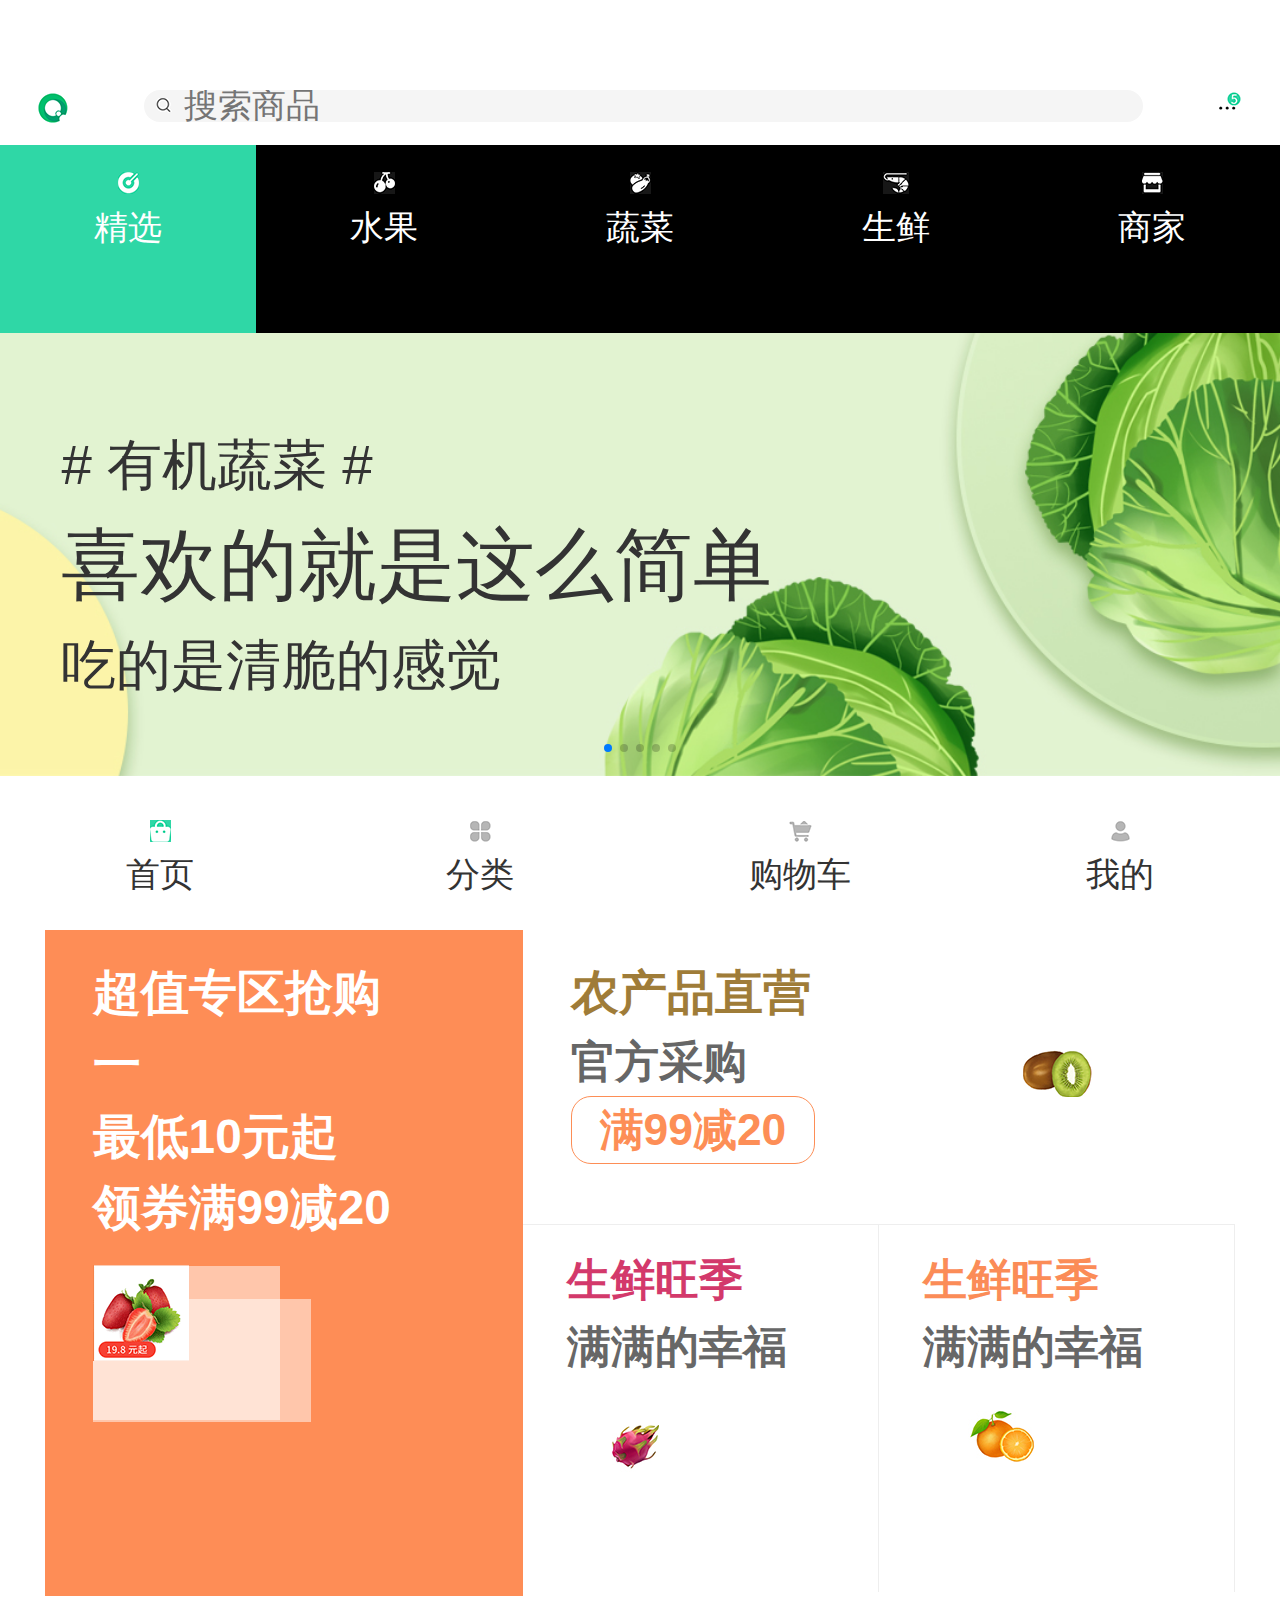
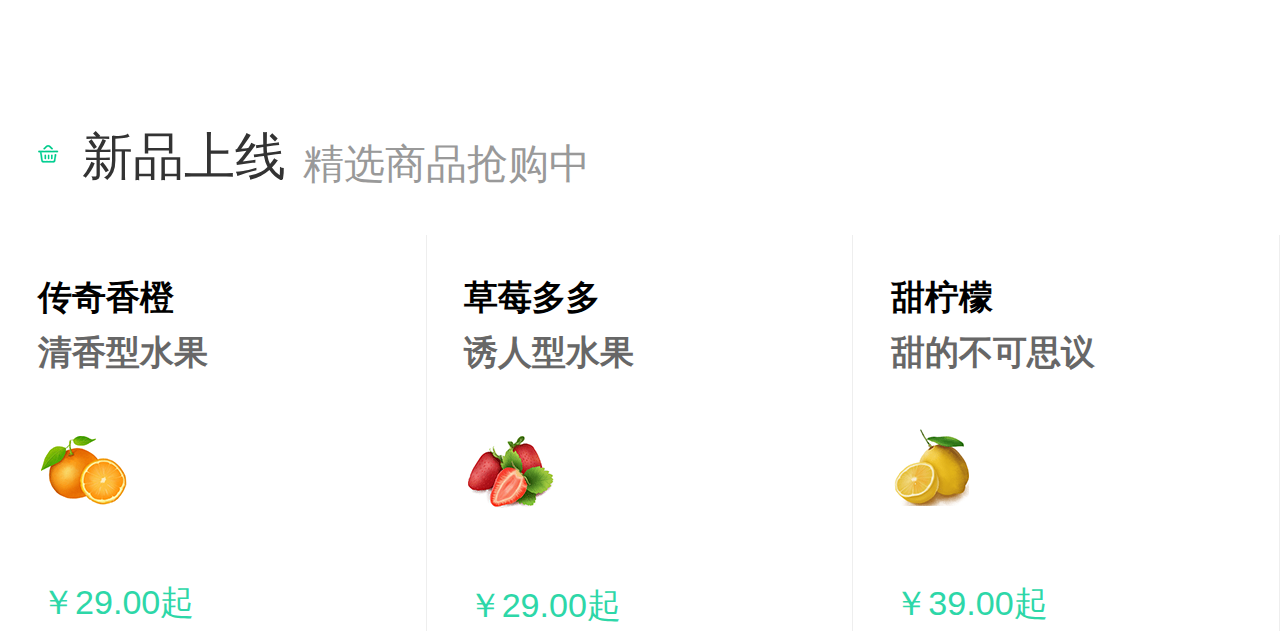
<file: index.html>
<!DOCTYPE html>
<html>

	<head>
		<meta charset="utf-8" />
		<title></title>
		<meta name="viewport" content="width=device-width,initial-scale=1,minimum-scale=1,maximum-scale=1,user-scalable=no" />
		<link rel="stylesheet" type="text/css" href="css/swiper.min.css" />
		<link rel="stylesheet" type="text/css" href="css/reset.css" />
		<link rel="stylesheet" type="text/css" href="css/index.css"/>
	</head>

	<body>
		<div class="box_box">
			<div class="top">
				<p></p>
			</div>
			<div class="one">
				<ul>
					<li><img src="img/shouye03.gif" /></li>
					<li><img src="img/fangdajing03.gif" /><input type="" placeholder="搜索商品" /></li>
					<li><img src="img/shouyefuben03.gif" /></li>
				</ul>
			</div>
			<div class="two">
				<ul>
					<li><img src="img/_03_03.gif" /></li>
					<li>精选</li>
				</ul>
				<ul>
					<li><img src="img/_03_05.gif" /></li>
					<li>水果</li>
				</ul>
				<ul>
					<li><img src="img/_03_07.gif" /></li>
					<li>蔬菜</li>
				</ul>
				<ul>
					<li><img src="img/_03_09.gif" /></li>
					<li>生鲜</li>
				</ul>
				<ul>
					<li><img src="img/_03_11.gif" /></li>
					<li><a href="index6.html">商家</a></li>
				</ul>
			</div>
			<div class="three">
				<div class="swiper-container">
					<div class="swiper-wrapper">
						<div class="swiper-slide"><img src="img/banner.jpg" /></div>
						<div class="swiper-slide"><img src="img/banner.jpg" /></div>
						<div class="swiper-slide"><img src="img/banner.jpg" /></div>
						<div class="swiper-slide"><img src="img/banner.jpg" /></div>
						<div class="swiper-slide"><img src="img/banner.jpg" /></div>
					</div>
					<div class="swiper-pagination"></div>
				</div>
				<ul class="three1">
					<li># 有机蔬菜 #</li>
					<li>喜欢的就是这么简单</li>
					<li>吃的是清脆的感觉</li>
				</ul>
			</div>
			<div class="fore">
				<ul>
					<li>
						<p><img src="img/xiaohuo_03.jpg" /></p>
						<p>今日推荐</p>
						<p>精选商品抢购中</p>
					</li>
				</ul>
			</div>
			<div class="five">
				<div class="left">
					<ul>
						<li>
							<p>超值专区抢购</p>
							<p>一</p>
							<p>最低10元起</p>
							<p>领券满99减20</p>
						</li>
						<li>
							<p class="p1"><img src="img/1111_03.gif" /></p>
							<p class="P2"></p>
							<p class="P3"></p>
						</li>
					</ul>
				</div>
				<div class="right">
					<ul>
						<li class="one1">
							<p>农产品直营</p>
							<p>官方采购</p>
							<p>满99减20</p>

						</li>
						<li class="two1">
							<p><img src="img/mihot_03.jpg" /></p>
						</li>

					</ul>
					<ul class="three1">
						<li class="three2">
							<p>生鲜旺季</p>
							<p>满满的幸福</p>
							<p><img src="img/2222_13.jpg" /></p>
						</li>
						<li class="three3">
							<p>生鲜旺季</p>
							<p>满满的幸福</p>
							<p><img src="img/juz_03.jpg" /></p>
						</li>
					</ul>
				</div>
			</div>
			<div class="six">
				<ul>
					<li>
						<p><img src="img/12_03.gif" /></p>
						<p><a href="index5.html">新品上线</a></p>
						<p>精选商品抢购中</p>
					</li>
				</ul>
			</div>
			<div class="seven">
				<ul>
					<li class="on">
						<p>传奇香橙</p>
						<p>清香型水果</p>
						<p><img src="img/ju_07.gif" /></p>
						<p>￥29.00起</p>
					</li>
					<li class="tw">
						<p>草莓多多</p>
						<p>诱人型水果</p>
						<p><img src="img/caom_07.gif" /></p>
						<p>￥29.00起</p>
					</li>
					<li class="th">
						<p>甜柠檬</p>
						<p>甜的不可思议</p>
						<p><img src="img/nmeng_07.gif" /></p>
						<p>￥39.00起</p>
					</li>
				</ul>
			</div>
			<div class="bottom">
				<ul>
					<li>
						<p><img src="img/shouyye03.gif"/></p>
						<p>首页</p>
					</li>
					<li>
						<a href="index3.html">
							<p><img src="img/fenlei_03.gif"/></p>
							<p>分类</p>
						</a>
					</li>
					<li>
						<a href="index4.html">
							<p><img src="img/gouw_03.gif"/></p>
							<p>购物车</p>
						</a>
					</li>
					<li>
						<a href="index1.html">
							<p><img src="img/wde_03.gif"/></p>
							<p>我的 </p>
						</a>
					</li>
				</ul>
			</div>
		</div>
	</body>
	<script src="js/jquery-1.11.1.min.js" type="text/javascript" charset="utf-8"></script>
	<script src="js/swiper.min.js" type="text/javascript" charset="utf-8"></script>
	<script src="js/zepto.js" type="text/javascript" charset="utf-8"></script>
	<script src="js/rem.js" type="text/javascript" charset="utf-8"></script>
	<script type="text/javascript">
		var swiper = new Swiper('.swiper-container', {
			autoplay: {
				delay: 1000,
				stopOnLastSlide: false,
				disableOnInteraction: true,
			},
			loop: true,
			pagination: {
				el: '.swiper-pagination',
			},
		});
	</script>

</html>
</file>
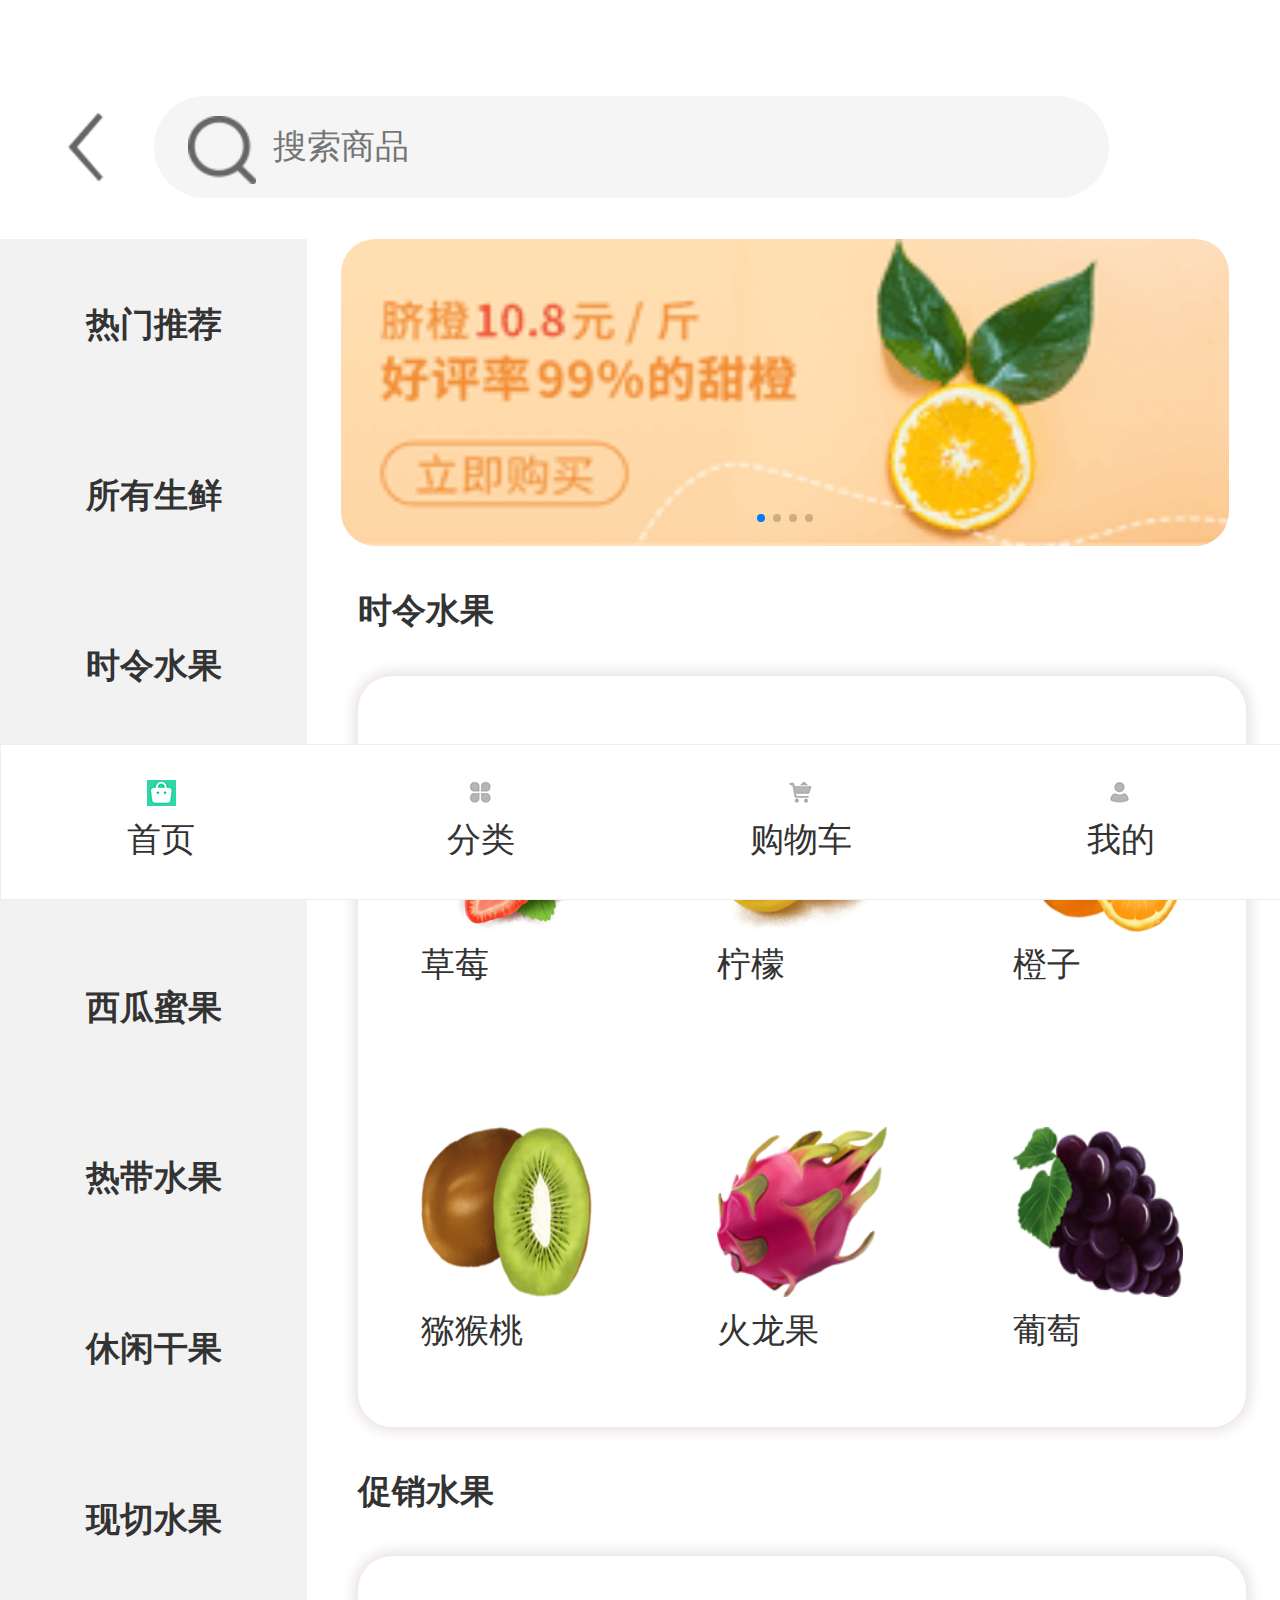
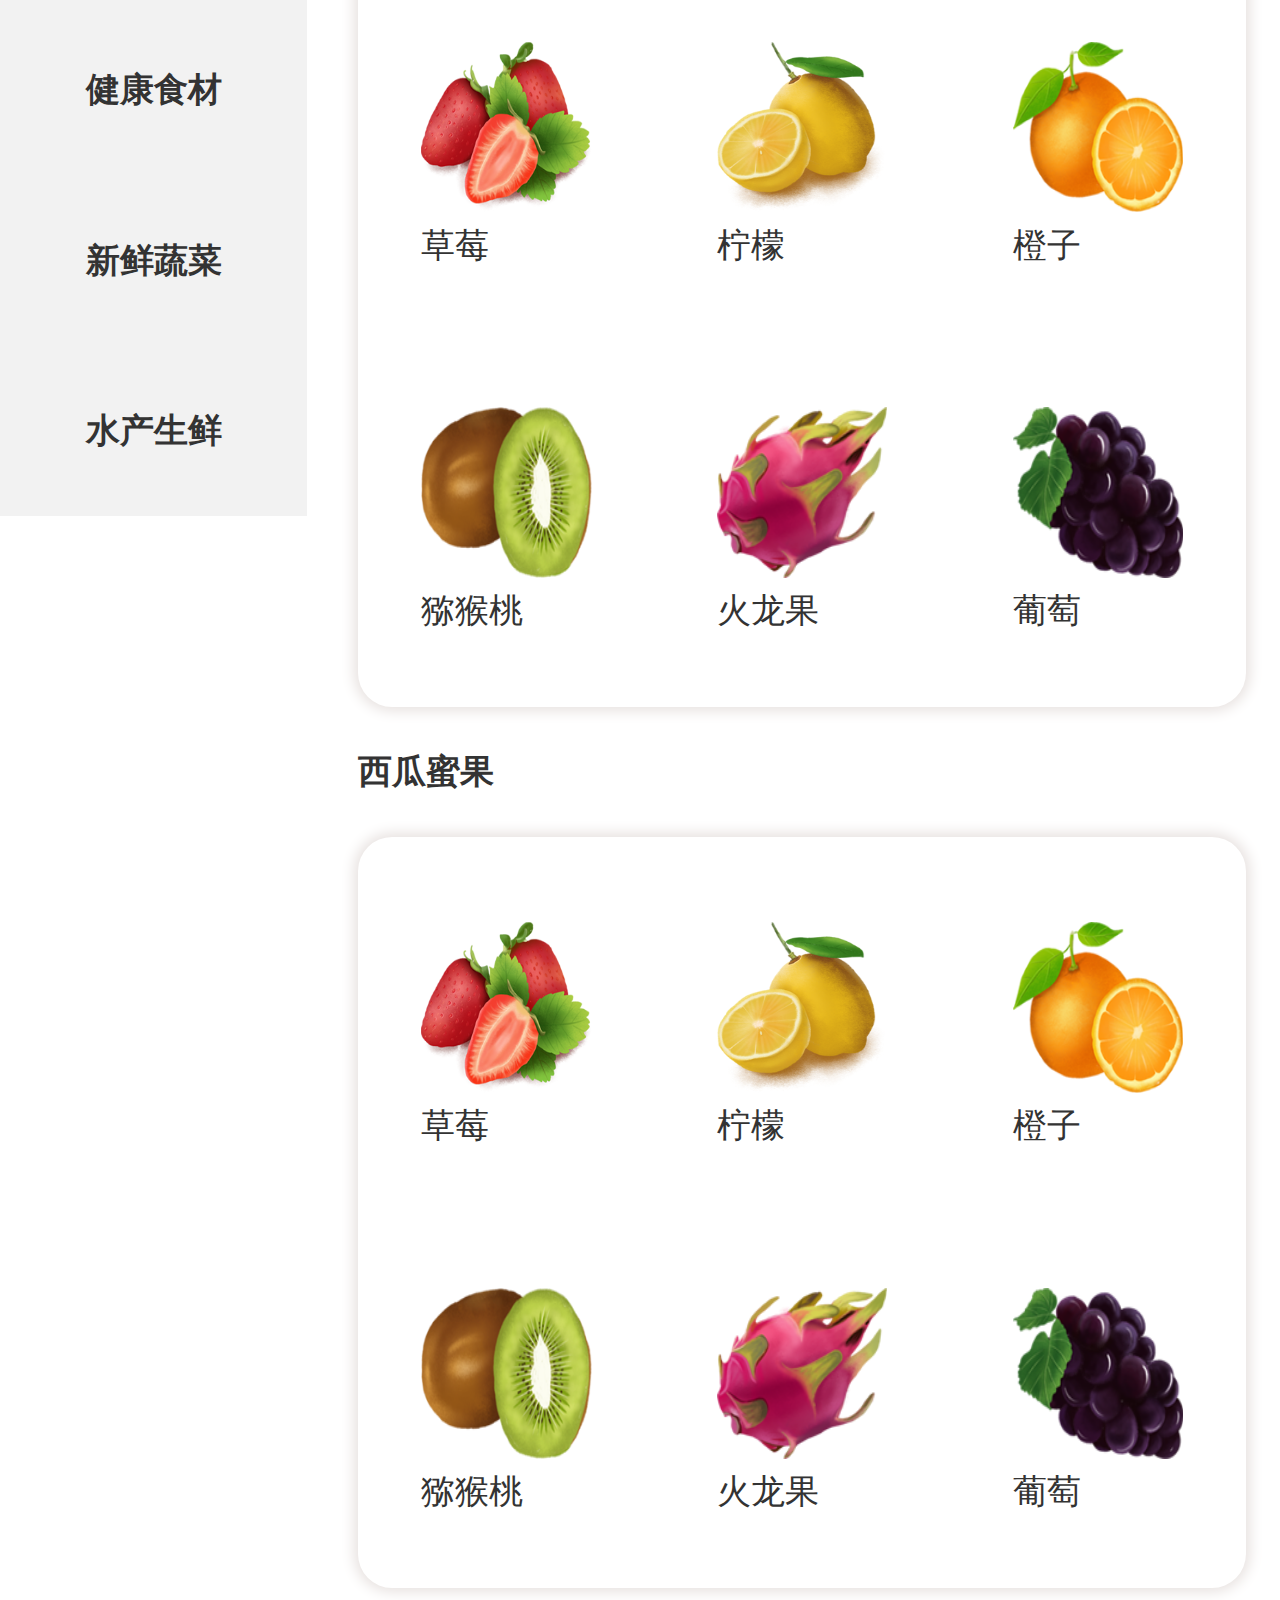
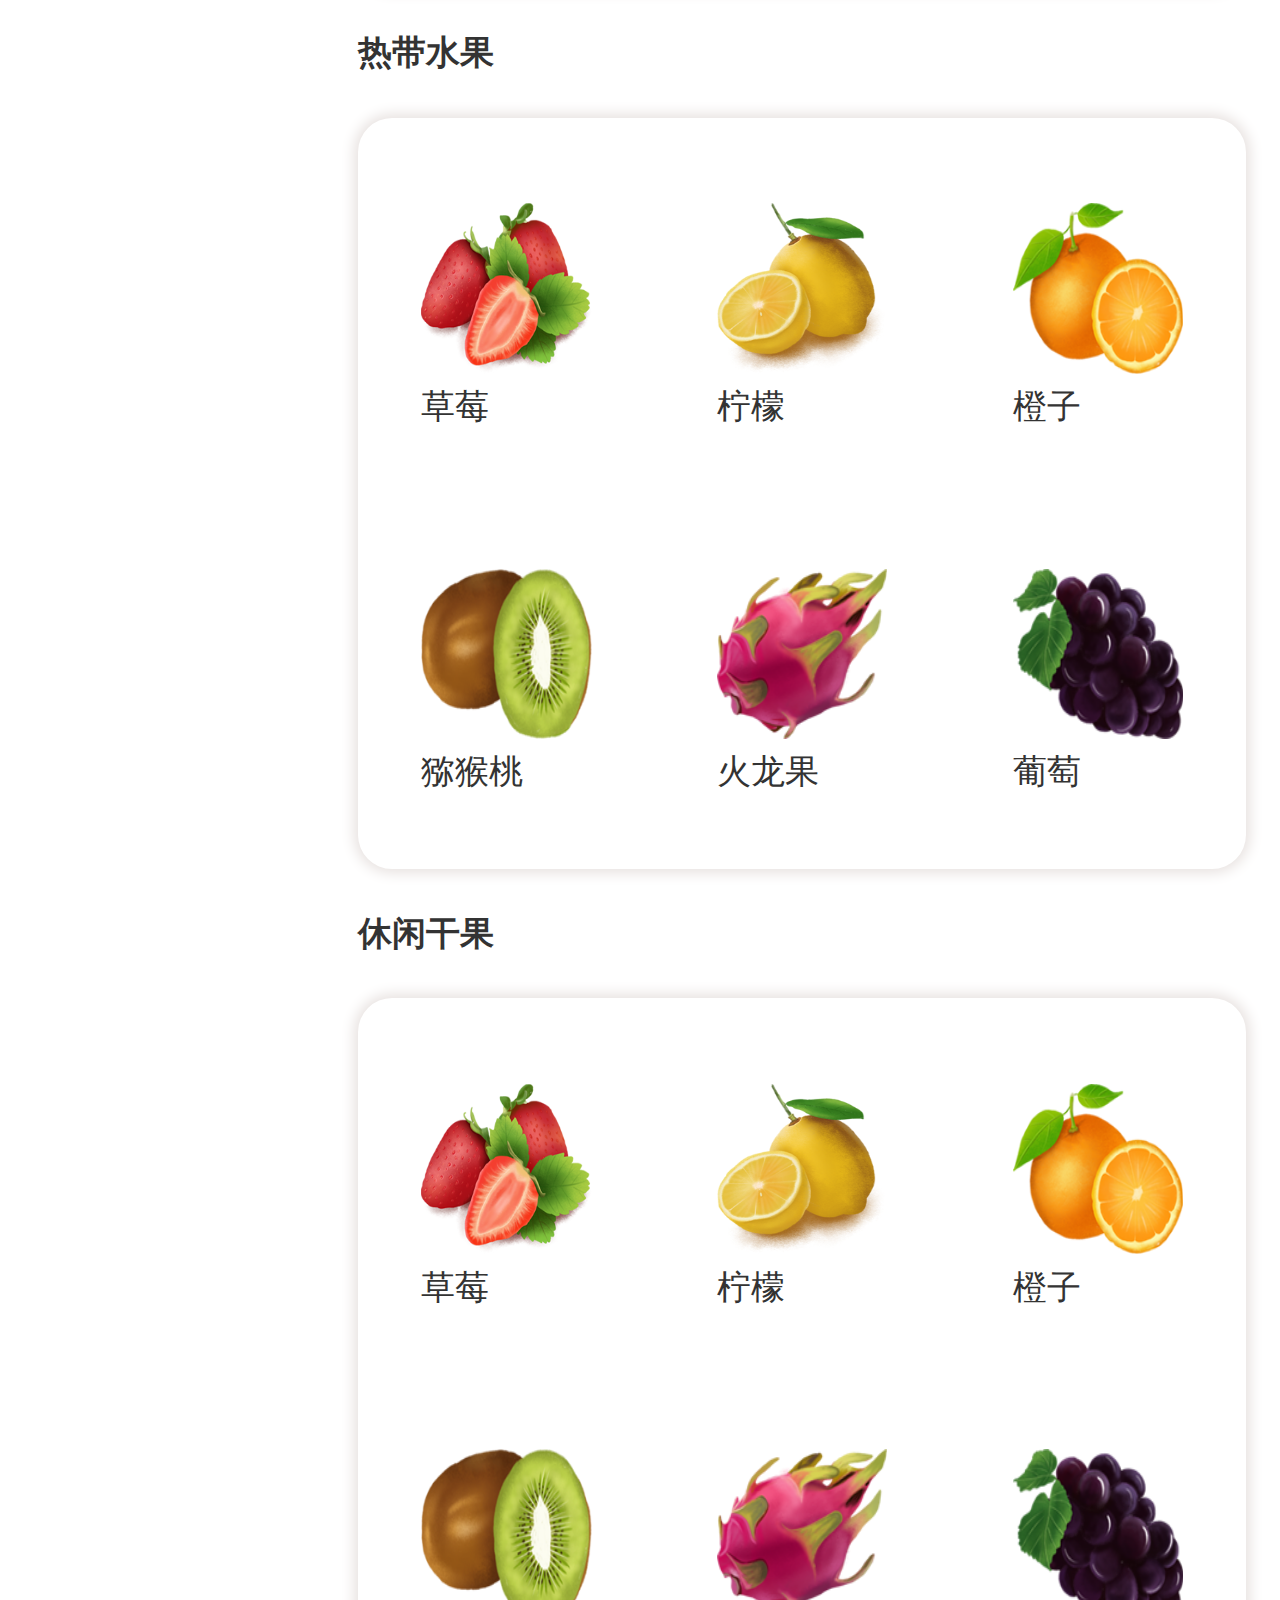
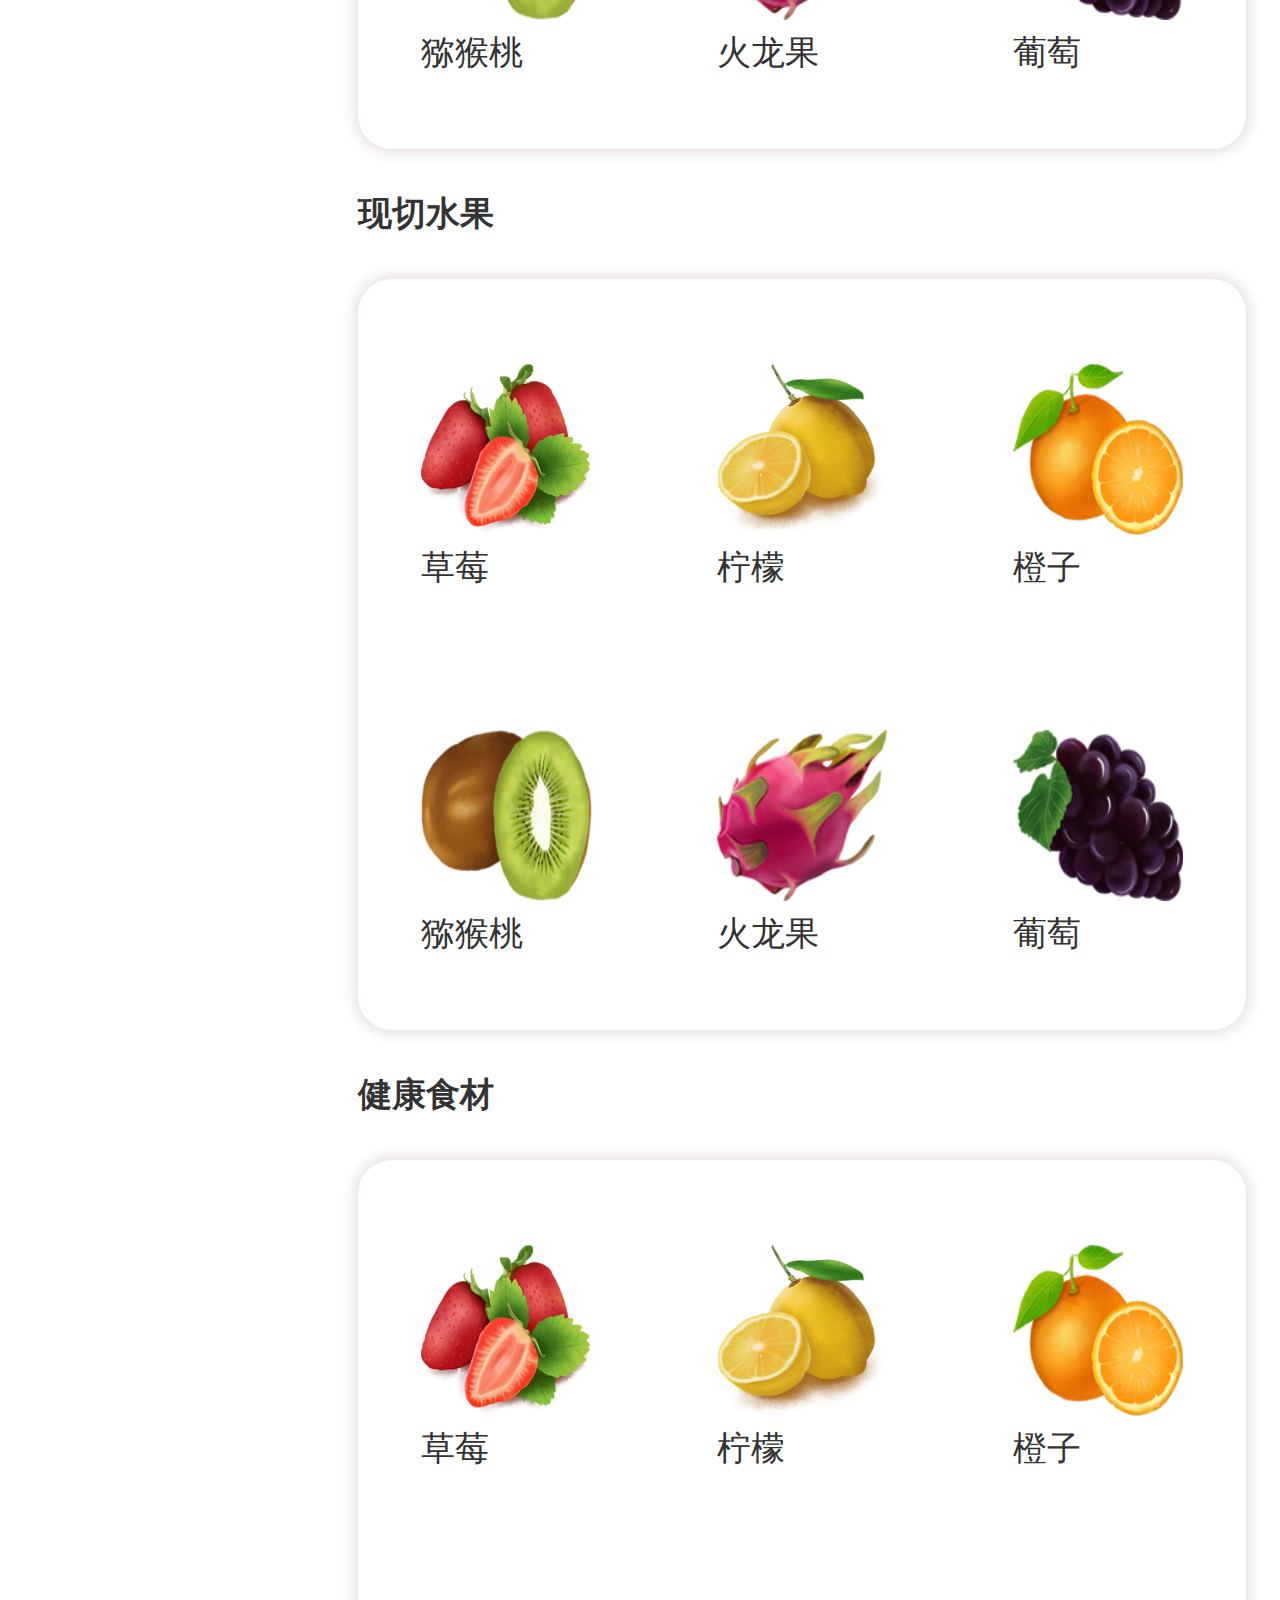
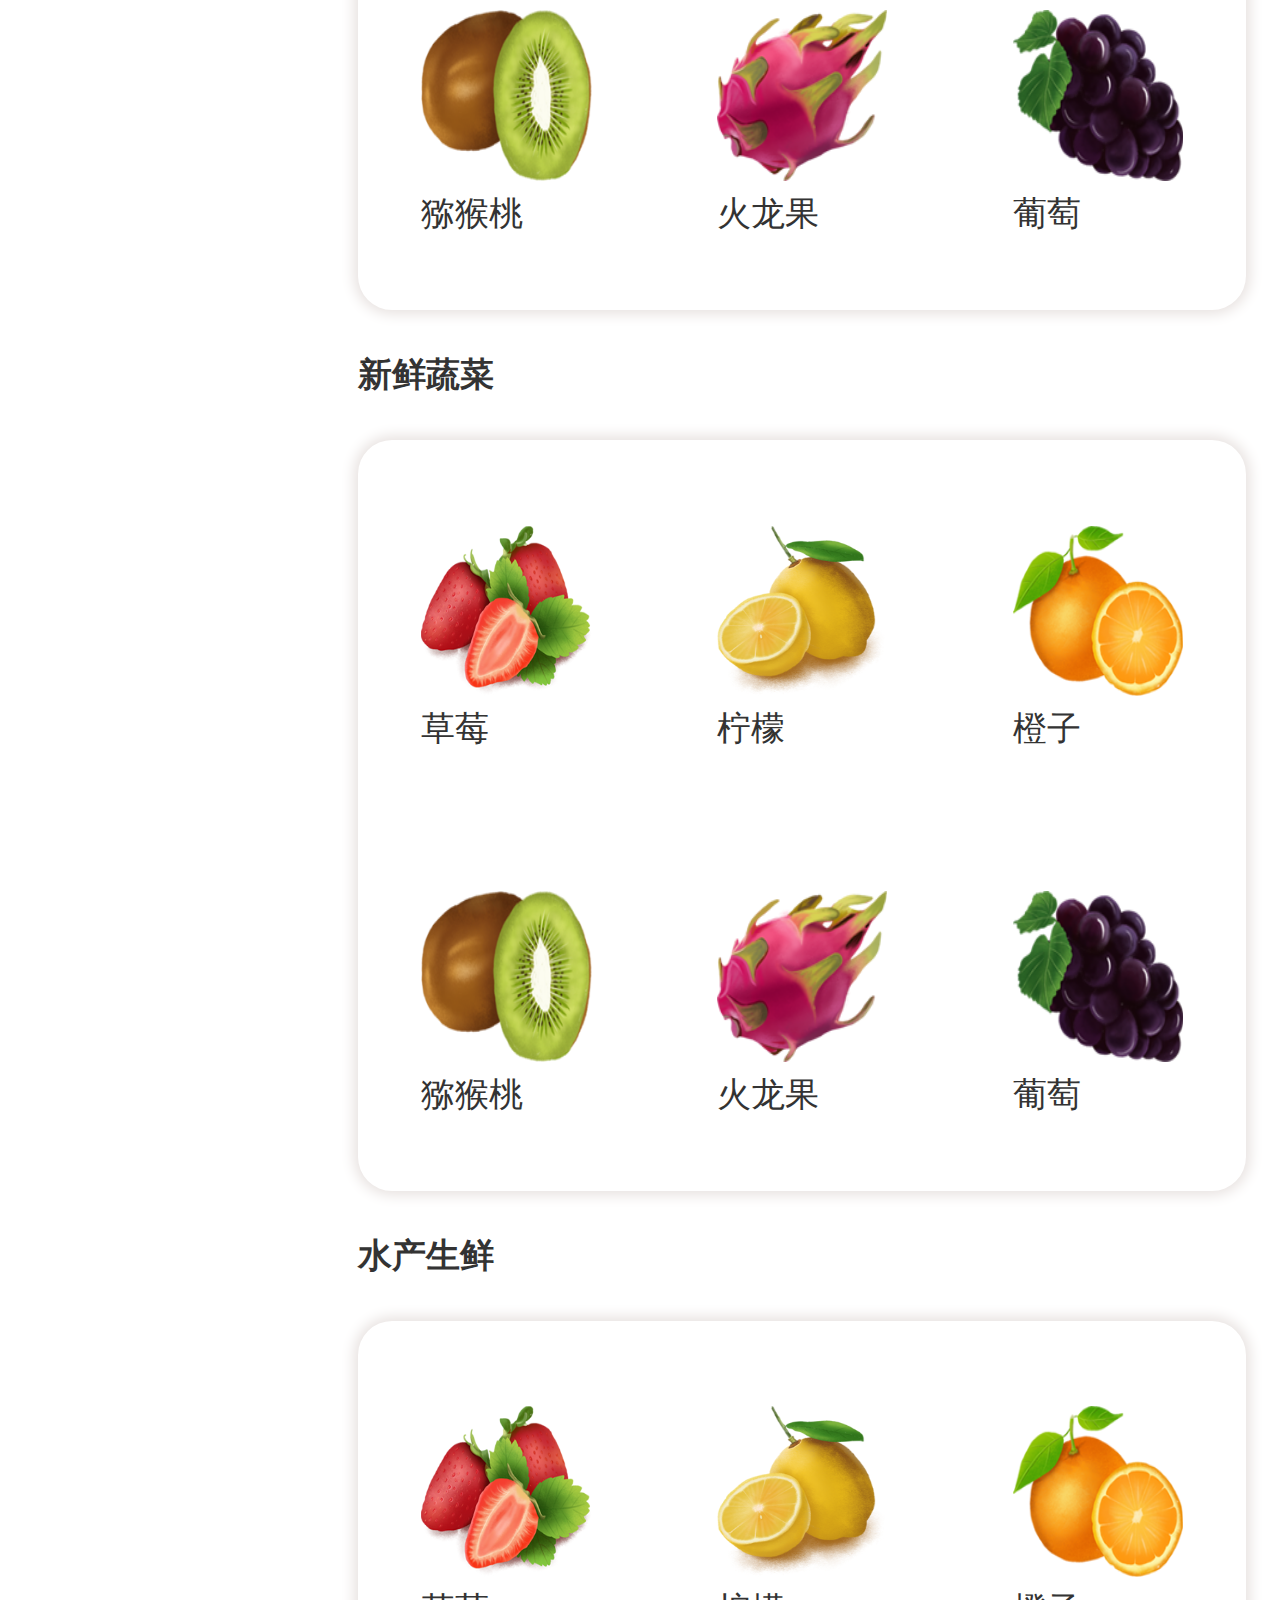
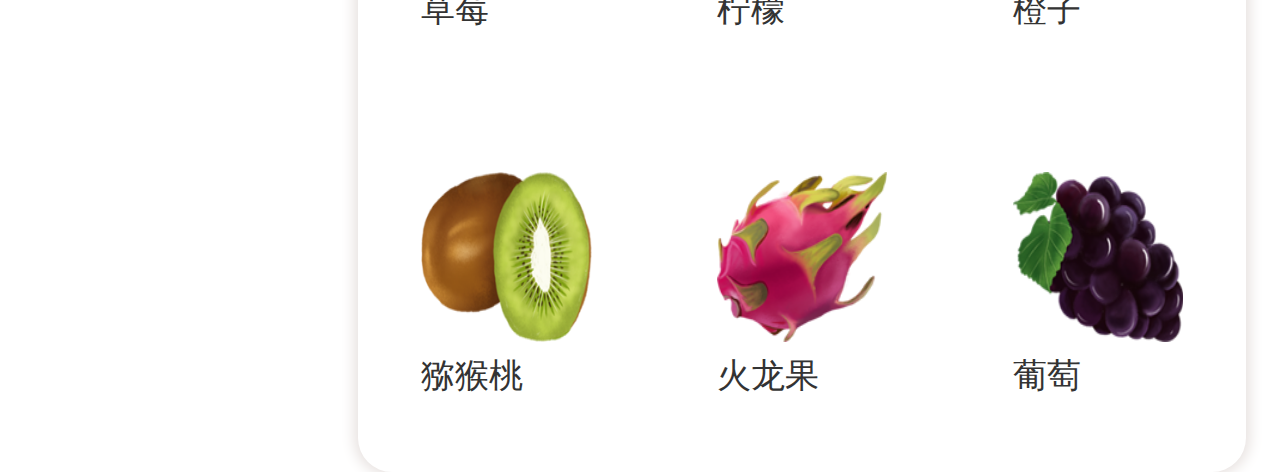
<file: index3.html>
<!DOCTYPE html>
<html>

	<head>
		<meta charset="utf-8">
		<title></title>
		<link rel="stylesheet" type="text/css" href="css/reset.css"/>
		<meta name="viewport" content="width=device-width,initial-scale=1,minimum-scale=1,maximum-scale=1,user-scalable=no" />
		<link rel="stylesheet" type="text/css" href="css/swiper.min.css"/>
		<link rel="stylesheet" type="text/css" href="css/index3.css"/>
	</head>

	<body>
		<div class="bigbox">
			<div class="top">
				<!--<img src="img/状态栏.png" />-->
			</div>
			<div class="search">
				<ul class="display">
					<li><img src="img/ZUOO.png"/></li>
					<li><img src="img/sousuo.png"></li>
					<li><input type="search" placeholder="搜索商品" /></li>
					<!--<li><img src="img/消息.png"></li>-->
				</ul>
			</div>
			<div class="box2">
				<div class="left">
					<ul class="title">
						<li>热门推荐</li>
						<li>所有生鲜</li>
						<li>时令水果</li>
						<li>促销水果</li>
						<li>西瓜蜜果</li>
						<li>热带水果</li>
						<li>休闲干果</li>
						<li>现切水果</li>
						<li>健康食材</li>
						<li>新鲜蔬菜</li>
						<li>水产生鲜</li>
					</ul>
				</div>
				<div class="right">
					<div class="swiper-container" id="banner1">
						<div class="swiper-wrapper">
							<div class="swiper-slide"><img src="./img/fenlei03.png"></div>
							<div class="swiper-slide"><img src="./img/fenlei03.png"></div>
							<div class="swiper-slide"><img src="./img/fenlei03.png"></div>
							<div class="swiper-slide"><img src="./img/fenlei03.png"></div>
						</div>
						<div class="swiper-pagination"></div>
					</div>
					<div class="topp">
						<div class="jies">
							<h2>时令水果</h2>
							<div class="jies1">
								<div class="top">
									<ul>
										<li><img src="img/CAOMEI.png"/></li>
										<li>草莓</li>
									</ul>
									<ul>
										<li><img src="img/ningmeng.png"></li>
										<li>柠檬</li>
									</ul>
									<ul>
										<li><img src="img/CHENGZ.png"/></li>
										<li>橙子</li>
									</ul>
								</div>
								<div class="bot">
									<ul>
										<li><img src="img/nihoutao.png"></li>
										<li>猕猴桃</li>
									</ul>
									<ul>
										<li><img src="img/huolongguo.png"></li>
										<li>火龙果</li>
									</ul>
									<ul>
										<li><img src="img/putao.png"></li>
										<li>葡萄</li>
									</ul>
								</div>
							</div>
						</div>
						<div class="jies">
							<h2>促销水果</h2>
							<div class="jies1">
								<div class="top">
									<ul>
										<li><img src="img/CAOMEI.png"/></li>
										<li>草莓</li>
									</ul>
									<ul>
										<li><img src="img/ningmeng.png"></li>
										<li>柠檬</li>
									</ul>
									<ul>
										<li><img src="img/CHENGZ.png"/></li>
										<li>橙子</li>
									</ul>
								</div>
								<div class="bot">
									<ul>
										<li><img src="img/nihoutao.png"></li>
										<li>猕猴桃</li>
									</ul>
									<ul>
										<li><img src="img/huolongguo.png"></li>
										<li>火龙果</li>
									</ul>
									<ul>
										<li><img src="img/putao.png"></li>
										<li>葡萄</li>
									</ul>
								</div>
							</div>
						</div>
						<div class="jies">
							<h2>西瓜蜜果</h2>
							<div class="jies1">
								<div class="top">
									<ul>
										<li><img src="img/CAOMEI.png"/></li>
										<li>草莓</li>
									</ul>
									<ul>
										<li><img src="img/ningmeng.png"></li>
										<li>柠檬</li>
									</ul>
									<ul>
										<li><img src="img/CHENGZ.png"/></li>
										<li>橙子</li>
									</ul>
								</div>
								<div class="bot">
									<ul>
										<li><img src="img/nihoutao.png"></li>
										<li>猕猴桃</li>
									</ul>
									<ul>
										<li><img src="img/huolongguo.png"></li>
										<li>火龙果</li>
									</ul>
									<ul>
										<li><img src="img/putao.png"></li>
										<li>葡萄</li>
									</ul>
								</div>
							</div>
						</div>
						<div class="jies">
							<h2>热带水果</h2>
							<div class="jies1">
								<div class="top">
									<ul>
										<li><img src="img/CAOMEI.png"/></li>
										<li>草莓</li>
									</ul>
									<ul>
										<li><img src="img/ningmeng.png"></li>
										<li>柠檬</li>
									</ul>
									<ul>
										<li><img src="img/CHENGZ.png"/></li>
										<li>橙子</li>
									</ul>
								</div>
								<div class="bot">
									<ul>
										<li><img src="img/nihoutao.png"></li>
										<li>猕猴桃</li>
									</ul>
									<ul>
										<li><img src="img/huolongguo.png"></li>
										<li>火龙果</li>
									</ul>
									<ul>
										<li><img src="img/putao.png"></li>
										<li>葡萄</li>
									</ul>
								</div>
							</div>
						</div>
						<div class="jies">
							<h2>休闲干果</h2>
							<div class="jies1">
								<div class="top">
									<ul>
										<li><img src="img/CAOMEI.png"/></li>
										<li>草莓</li>
									</ul>
									<ul>
										<li><img src="img/ningmeng.png"></li>
										<li>柠檬</li>
									</ul>
									<ul>
										<li><img src="img/CHENGZ.png"/></li>
										<li>橙子</li>
									</ul>
								</div>
								<div class="bot">
									<ul>
										<li><img src="img/nihoutao.png"></li>
										<li>猕猴桃</li>
									</ul>
									<ul>
										<li><img src="img/huolongguo.png"></li>
										<li>火龙果</li>
									</ul>
									<ul>
										<li><img src="img/putao.png"></li>
										<li>葡萄</li>
									</ul>
								</div>
							</div>
						</div>
						<div class="jies">
							<h2>现切水果</h2>
							<div class="jies1">
								<div class="top">
									<ul>
										<li><img src="img/CAOMEI.png"/></li>
										<li>草莓</li>
									</ul>
									<ul>
										<li><img src="img/ningmeng.png"></li>
										<li>柠檬</li>
									</ul>
									<ul>
										<li><img src="img/CHENGZ.png"/></li>
										<li>橙子</li>
									</ul>
								</div>
								<div class="bot">
									<ul>
										<li><img src="img/nihoutao.png"></li>
										<li>猕猴桃</li>
									</ul>
									<ul>
										<li><img src="img/huolongguo.png"></li>
										<li>火龙果</li>
									</ul>
									<ul>
										<li><img src="img/putao.png"></li>
										<li>葡萄</li>
									</ul>
								</div>
							</div>
						</div>
						<div class="jies">
							<h2>健康食材</h2>
							<div class="jies1">
								<div class="top">
									<ul>
										<li><img src="img/CAOMEI.png"/></li>
										<li>草莓</li>
									</ul>
									<ul>
										<li><img src="img/ningmeng.png"></li>
										<li>柠檬</li>
									</ul>
									<ul>
										<li><img src="img/CHENGZ.png"/></li>
										<li>橙子</li>
									</ul>
								</div>
								<div class="bot">
									<ul>
										<li><img src="img/nihoutao.png"></li>
										<li>猕猴桃</li>
									</ul>
									<ul>
										<li><img src="img/huolongguo.png"></li>
										<li>火龙果</li>
									</ul>
									<ul>
										<li><img src="img/putao.png"></li>
										<li>葡萄</li>
									</ul>
								</div>
							</div>
						</div>
						<div class="jies">
							<h2>新鲜蔬菜</h2>
							<div class="jies1">
								<div class="top">
									<ul>
										<li><img src="img/CAOMEI.png"/></li>
										<li>草莓</li>
									</ul>
									<ul>
										<li><img src="img/ningmeng.png"></li>
										<li>柠檬</li>
									</ul>
									<ul>
										<li><img src="img/CHENGZ.png"/></li>
										<li>橙子</li>
									</ul>
								</div>
								<div class="bot">
									<ul>
										<li><img src="img/nihoutao.png"></li>
										<li>猕猴桃</li>
									</ul>
									<ul>
										<li><img src="img/huolongguo.png"></li>
										<li>火龙果</li>
									</ul>
									<ul>
										<li><img src="img/putao.png"></li>
										<li>葡萄</li>
									</ul>
								</div>
							</div>
						</div>
						<div class="jies">
							<h2>水产生鲜</h2>
							<div class="jies1">
								<div class="top">
									<ul>
										<li><img src="img/CAOMEI.png"/></li>
										<li>草莓</li>
									</ul>
									<ul>
										<li><img src="img/ningmeng.png"></li>
										<li>柠檬</li>
									</ul>
									<ul>
										<li><img src="img/CHENGZ.png"/></li>
										<li>橙子</li>
									</ul>
								</div>
								<div class="bot">
									<ul>
										<li><img src="img/nihoutao.png"></li>
										<li>猕猴桃</li>
									</ul>
									<ul>
										<li><img src="img/huolongguo.png"></li>
										<li>火龙果</li>
									</ul>
									<ul>
										<li><img src="img/putao.png"></li>
										<li>葡萄</li>
									</ul>
								</div>
							</div>
						</div>
					</div>
				</div>
			</div>
			<p>返回顶部</p>
			<div class="booter">
				<ul class="booter1">
					<li class="booter2">

						<ul>
							<a href="index.html">
								<li><img src="img/shouye_03.png"/></li>
								<li>首页</li>
							</a>
						</ul>
					</li>
					<li class="booter2">
						<ul>
							<li><img src="img/shouye_05.png"/></li>
							<li>分类</li>
						</ul>
					</li>
					<li class="booter2">
						<ul>
							<a href="index4.html">
								<li><img src="img/shouye_07.png"/></li>
								<li>购物车</li>
							</a>
						</ul>
					</li>
					<li class="booter2">
						<ul>
							<a href="index1.html">
								<li><img src="img/shouye_09.png"/></li>
								<li>我的</li>
							</a>
						</ul>
					</li>
				</ul>
			</div>
		</div>
	</body>
	<script src="js/rem.js"></script>
	<script src="js/swiper.min.js" type="text/javascript" charset="utf-8"></script>
	<script src="js/zepto.js" type="text/javascript" charset="utf-8"></script>
	<script src="js/jquery-1.11.1.min.js" type="text/javascript" charset="utf-8"></script>
	<script type="text/javascript">
		var swiper = new Swiper('.swiper-container', {
			autoplay: {
				delay: 1000,
				stopOnLastSlide: false,
				disableOnInteraction: false,
			},
			loop: true,
			centeredSlides: true,
			spaceBetween: 10,
			pagination: {
				el: '.swiper-pagination',
				bulletElement: 'li',
			},
		});
		$(function() {
			$(document).scroll(function() {
				//得到滚动距离
				var long = $(document).scrollTop();
				console.log(long);
				if(long >= 100) {
					$(".title").stop().animate({
						top: long
					}, 0)
					$('p').slideDown();
				} else {
					$(".title").stop().animate({
						top: 60
					}, 10)
					$('p').slideUp();
				}
				//直接返回顶部
				$('p').click(function() {
					//$(document).scrollTop(0);
					$('html,body').animate({
						scrollTop: 0
					}, 500);
				})
			})
			$('.title>li').eq(0).click(function() {
				$(document).scrollTop(0);
			})
			$('.title>li').eq(1).click(function() {
				$(document).scrollTop(0);
			})
			$('.title>li').eq(2).click(function() {
				$(document).scrollTop(0);
			})
			$('.title>li').eq(3).click(function() {
				$(document).scrollTop(260);
			})
			$('.title>li').eq(4).click(function() {
				$(document).scrollTop(520);
			})
			$('.title>li').eq(5).click(function() {
				$(document).scrollTop(780);
			})
			$('.title>li').eq(6).click(function() {
				$(document).scrollTop(1040);
			})
			$('.title>li').eq(7).click(function() {
				$(document).scrollTop(1295);
			})
			$('.title>li').eq(8).click(function() {
				$(document).scrollTop(1555);
			})
			$('.title>li').eq(9).click(function() {
				$(document).scrollTop(2500);
			})
			$('.title>li').eq(10).click(function() {
				$(document).scrollTop(2020);
			})
		})
	</script>

</html>
</file>
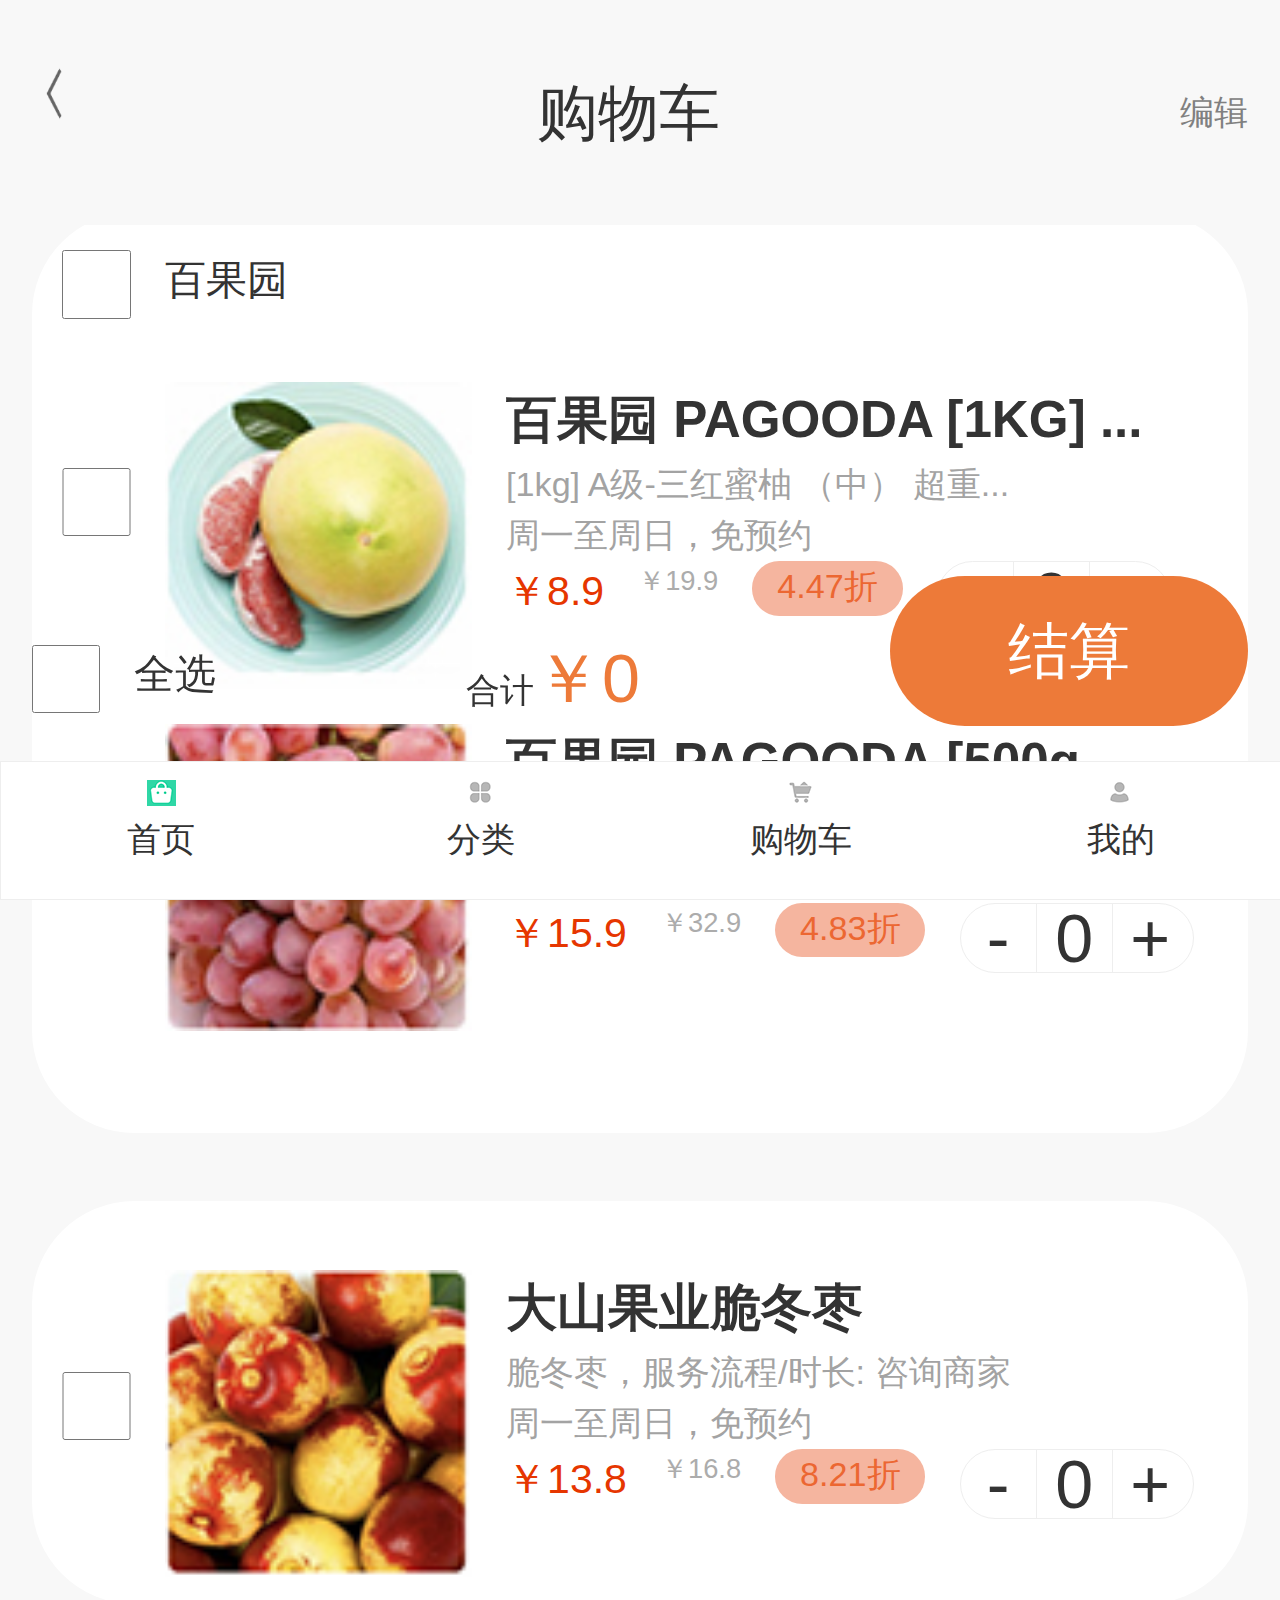
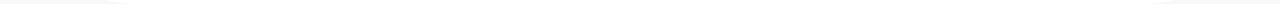
<file: index4.html>
<!DOCTYPE html>
<html>

	<head>
		<meta charset="UTF-8">
		<meta name="viewport" content="width=device-width,initial-scale=1,minimum-scale=1,maximum-scale=1,user-scalable=no" />
		<link rel="stylesheet" type="text/css" href="css/index4.css"/>
		<link rel="stylesheet" type="text/css" href="css/reset.css" />
		<title></title>
	</head>

	<body>
		<div class="box">
			<div class="box1">
				<div class="one">
					<ul>
						<li><img src="img/ZUOO.png" /></li>
						<li>购物车</li>
						<li>编辑</li>
					</ul>
				</div>
			</div>
			<div class="tow">
				<div class="tow1">
					<p><span><input type="checkbox" name="" id="quan" value="" /></span><span>百果园</span></p>
					<div class="tow2">
						<p><input type="checkbox" name="" id="xuan" value="" /></p>
						<ul class="left">
							<li><img src="img/IMG_4629_03.jpg" /></li>
							<li class="left1">
								<ul>
									<li>百果园 PAGOODA [1KG] ...</li>
									<li>[1kg] A级-三红蜜柚 （中） 超重...</li>
									<li>周一至周日，免预约</li>
									<li class="left2">
										<ul>
											<li id="dan">￥8.9</li>
											<li>￥19.9</li>
											<li>4.47折</li>
											<li>
												<ul>
													<li onclick="jian()">-</li>
													<li id="ge">0</li>
													<li onclick="jia()">+</li>
												</ul>
											</li>
										</ul>
									</li>
								</ul>
							</li>
						</ul>
					</div>

					<!--第二-->
					<div class="tow2">
						<p><input type="checkbox" name="" id="xuan" value="" /></p>
						<ul class="left">
							<li><img src="img/IMG_4629_06.jpg" /></li>
							<li class="left1">
								<ul>
									<li>百果园 PAGOODA [500g</li>
									<li>[500g] A级-克瑞森无核珍珠红 【...</li>
									<li>周一至周日，免预约</li>
									<li class="left2">
										<ul>
											<li id="dan1">￥15.9</li>
											<li>￥32.9</li>
											<li>4.83折</li>
											<li>
												<ul>
													<li onclick="jian1()">-</li>
													<li id="ge1">0</li>
													<li onclick="jia1()">+</li>
												</ul>
											</li>
										</ul>
									</li>
								</ul>
							</li>
						</ul>
					</div>
				</div>
				<!--第三-->

				<div class="tow1">
					<div class="tow2">
						<p><input type="checkbox" name="" id="xuan" value="" /></p>
						<ul class="left">
							<li><img src="img/IMG_4629_08.png" /></li>
							<li class="left1">
								<ul>
									<li>大山果业脆冬枣</li>
									<li>脆冬枣，服务流程/时长: 咨询商家</li>
									<li>周一至周日，免预约</li>
									<li class="left2">
										<ul>
											<li id="dan2">￥13.8</li>
											<li>￥16.8</li>
											<li>8.21折</li>
											<li>
												<ul>
													<li onclick="jian2()">-</li>
													<li id="ge2">0</li>
													<li onclick="jia2()">+</li>
												</ul>
											</li>
										</ul>
									</li>
								</ul>
							</li>
						</ul>
					</div>
				</div>
			</div>

			<!--底部-->
			<div class="bottom">
				<ul>
					<li><input type="checkbox" name="" id="" value="" /><span>全选</span></li>
					<li>合计<span>￥</span><span id="zong">0</span></li>
					<li onclick="jie()">结算</li>
				</ul>
			</div>

			<div class="booter">
				<ul class="booter1">
					<li class="booter2">
						<ul>
							<a href="index.html">
								<li><img src="img/shouye_03.png"/></li>
								<li>首页</li>
							</a>
						</ul>
					</li>
					<li class="booter2">
						<ul>
							<a href="index3.html">
								<li><img src="img/shouye_05.png"></li>
								<li>分类</li>
							</a>
						</ul>
					</li>
					<li class="booter2">
						<ul>
							<li><img src="img/shouye_07.png"></li>
							<li>购物车</li>
						</ul>
					</li>
					<li class="booter2">
						<ul>
							<a href="index1.html">
								<li><img src="img/shouye_09.png"></li>
								<li>我的</li>
							</a>
						</ul>
					</li>
				</ul>
			</div>
		</div>
	</body>
	<script src="js/rem.js" type="text/javascript" charset="utf-8"></script>
	<script type="text/javascript">
		var dan = document.getElementById('dan');
		var dan1 = document.getElementById('dan1');
		var dan2 = document.getElementById('dan2');

		var ge = document.getElementById('ge');
		var ge1 = document.getElementById('ge1');
		var ge2 = document.getElementById('ge2');
		var quan = document.getElementById('quan');
		var xuan = document.getElementById('xuan');

		function jia() {
			ge.innerHTML = parseInt(ge.innerHTML) + 1;
		}

		function jian() {
			if(ge.innerHTML == 0) {
				alert('不能再减了，再减就没了');
			} else {
				ge.innerHTML = parseInt(ge.innerHTML) - 1;
			}
		}

		function jia1() {
			ge1.innerHTML = parseInt(ge1.innerHTML) + 1;
		}

		function jian1() {
			if(ge1.innerHTML == 0) {
				alert('不能再减了，再减就没了');
			} else {
				ge1.innerHTML = parseInt(ge1.innerHTML) - 1;
			}
		}

		function jia2() {
			ge2.innerHTML = parseInt(ge2.innerHTML) + 1;
		}

		function jian2() {
			if(ge2.innerHTML == 0) {
				alert('不能再减了，再减就没了');
			} else {
				ge2.innerHTML = parseInt(ge2.innerHTML) - 1;
			}
		}
	</script>

</html>
</file>
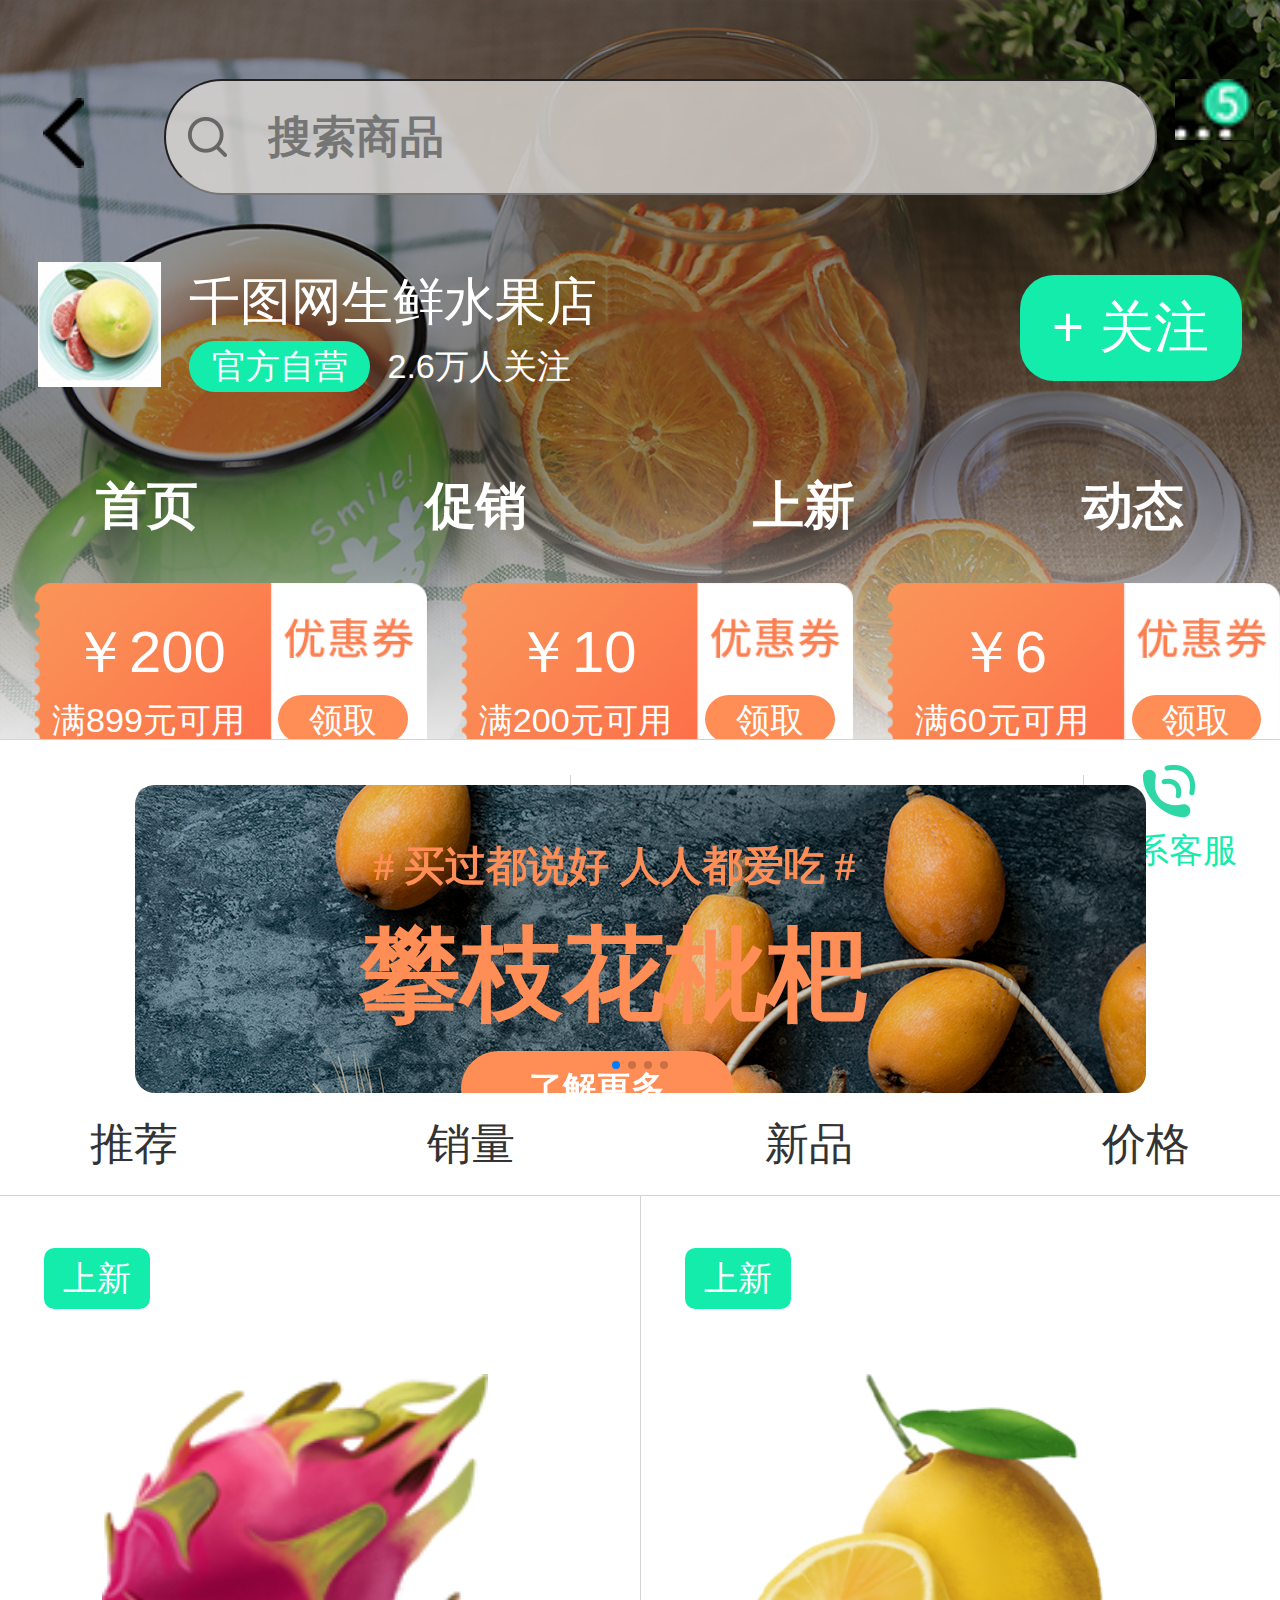
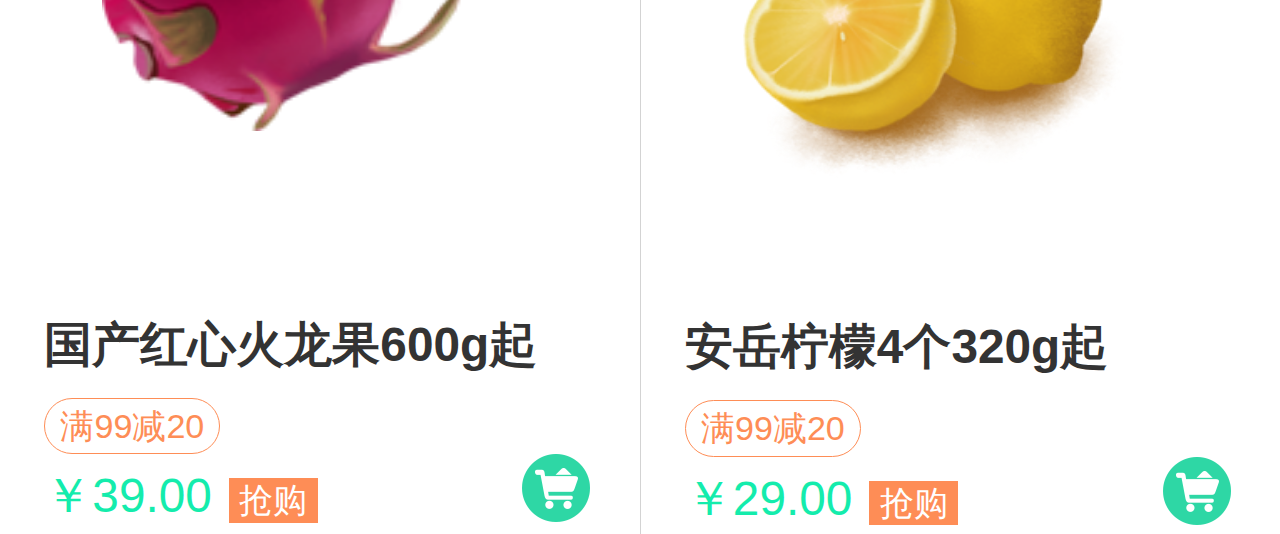
<file: index6.html>
<!DOCTYPE html>
<html>

	<head>
		<meta charset="UTF-8">
		<title></title>
		<link rel="stylesheet" type="text/css" href="css/swiper.min.css" />
		<link rel="stylesheet" type="text/css" href="css/reset.css" />
		<link rel="stylesheet" type="text/css" href="css/index6.css" />
	</head>

	<body>
		<div class="box">
			<div class="box_box">
				<p></p>
				<div class="top">
					<ul>
						<li>
							<a href="index.html"><img src="img/youjiantou.png" /></a>
						</li>
						<li><span><img src="img/sousuo.png"/></span><input type="" placeholder="搜索商品" /></li>
						<li><img src="img/5_03.gif" /></li>
					</ul>
				</div>
				<div class="one">
					<ul class="left">
						<li><img src="img/IMG_4629_03.jpg" /></li>
					</ul>
					<ul class="zhong">
						<li>千图网生鲜水果店</li>
						<li><span>官方自营</span><span>2.6万人关注</span></li>
					</ul>
					<ul class="right">
						<li>+&nbsp;关注</li>
					</ul>
				</div>
				<div class="two">
					<ul>
						<li class="dian1">
							<!--<a href="index.html">-->首页<!--</a>-->
						</li>
						<li>促销</li>
						<li>上新</li>
						<li class="dian2"><a href="index8.html">动态</a>
							<div class="xian">
								<p>1212131321</p>
								<p>1212131321</p>
								<p>1212131321</p>
								<p>1212131321</p>
								<p>1212131321</p>
								<p>1212131321</p>
								<p>1212131321</p>
							</div>
						</li>
					</ul>
				</div>
				<div class="three">
					<ul>
						<li>
							<div>
								<p><span>￥200</span></p>
								<p>满899元可用</p>

							</div>
							<div>
								<p><a href="index9.html">领取</a></p>
							</div>
						</li>
						<li>
							<div>
								<p><span>￥10</span></p>
								<p>满200元可用</p>

							</div>
							<div>
								<p><a href="index9.html">领取</a></p>
							</div>
						</li>
						<li>
							<div>
								<p><span>￥6</span></p>
								<p>满60元可用</p>

							</div>
							<div>
								<p><a href="index9.html">领取</a></p>
							</div>
						</li>
					</ul>
				</div>
			</div>
			<div class="yin">
				<div class="fore">
					<div class="swiper-container">
						<div class="swiper-wrapper">
							<div class="swiper-slide">
								<img src="img/juxing62.png" />
								<ul>
									<li>#&nbsp;买过都说好&nbsp;人人都爱吃&nbsp;#</li>
									<li>攀枝花枇杷</li>
									<li>了解更多</li>
								</ul>
							</div>
							<div class="swiper-slide">
								<img src="img/juxing62.png" />
								<ul>
									<li>#&nbsp;买过都说好&nbsp;人人都爱吃&nbsp;#</li>
									<li>攀枝花枇杷</li>
									<li>了解更多</li>
								</ul>
							</div>
							<div class="swiper-slide">
								<img src="img/juxing62.png" />
								<ul>
									<li>#&nbsp;买过都说好&nbsp;人人都爱吃&nbsp;#</li>
									<li>攀枝花枇杷</li>
									<li>了解更多</li>
								</ul>
							</div>
							<div class="swiper-slide">
								<img src="img/juxing62.png" />
								<ul>
									<li>#&nbsp;买过都说好&nbsp;人人都爱吃&nbsp;#</li>
									<li>攀枝花枇杷</li>
									<li>了解更多</li>
								</ul>
							</div>

						</div>
						<div class="swiper-pagination"></div>
					</div>
				</div>
				<div class="five">
					<ul class="yi">
						<li>推荐</li>
						<li>销量</li>
						<li>新品</li>
						<li>价格</li>
					</ul>
				</div>
				<div class="six">
					<ul class="left">
						<li>上新</li>
						<li><img src="img/huolongguo.png" /></li>
						<li>国产红心火龙果600g起</li>
						<li>满99减20</li>
						<li>￥39.00<span>抢购</span><img src="img/gouwucheman.png" /></li>
					</ul>
					<ul class="right">
						<li>上新</li>
						<li><img src="img/ningmeng.png" /></li>
						<li>安岳柠檬4个320g起</li>
						<li>满99减20</li>
						<li>￥29.00<span>抢购</span><img src="img/gouwucheman.png" /></li>
					</ul>
				</div>
				<div class="bottom">
					<ul>
						<li><img src="img/leibie.png" />
							<a href="index3.html">商品分类</a>
						</li>
						<li><a href="index7.html">店铺详情</a></li>
						<li>
							<p><img src="img/lianxi.png" /></p>
							<p>联系客服</p>
						</li>
					</ul>
				</div>

			</div>
			
		</div>
	</body>
	<script src="js/jquery-1.11.1.min.js" type="text/javascript" charset="utf-8"></script>
	<script src="js/rem.js" type="text/javascript" charset="utf-8"></script>
	<script src="js/swiper.min.js" type="text/javascript" charset="utf-8"></script>
	<script src="js/zepto.js" type="text/javascript" charset="utf-8"></script>
	<script type="text/javascript">
		var swiper = new Swiper('.swiper-container', {
			autoplay: {
				//				delay: 1000,
				stopOnLastSlide: false,
				disableOnInteraction: true,
			},
			loop: true,
			pagination: {
				el: '.swiper-pagination',
			},
		});
		
	</script>

</html>
</file>
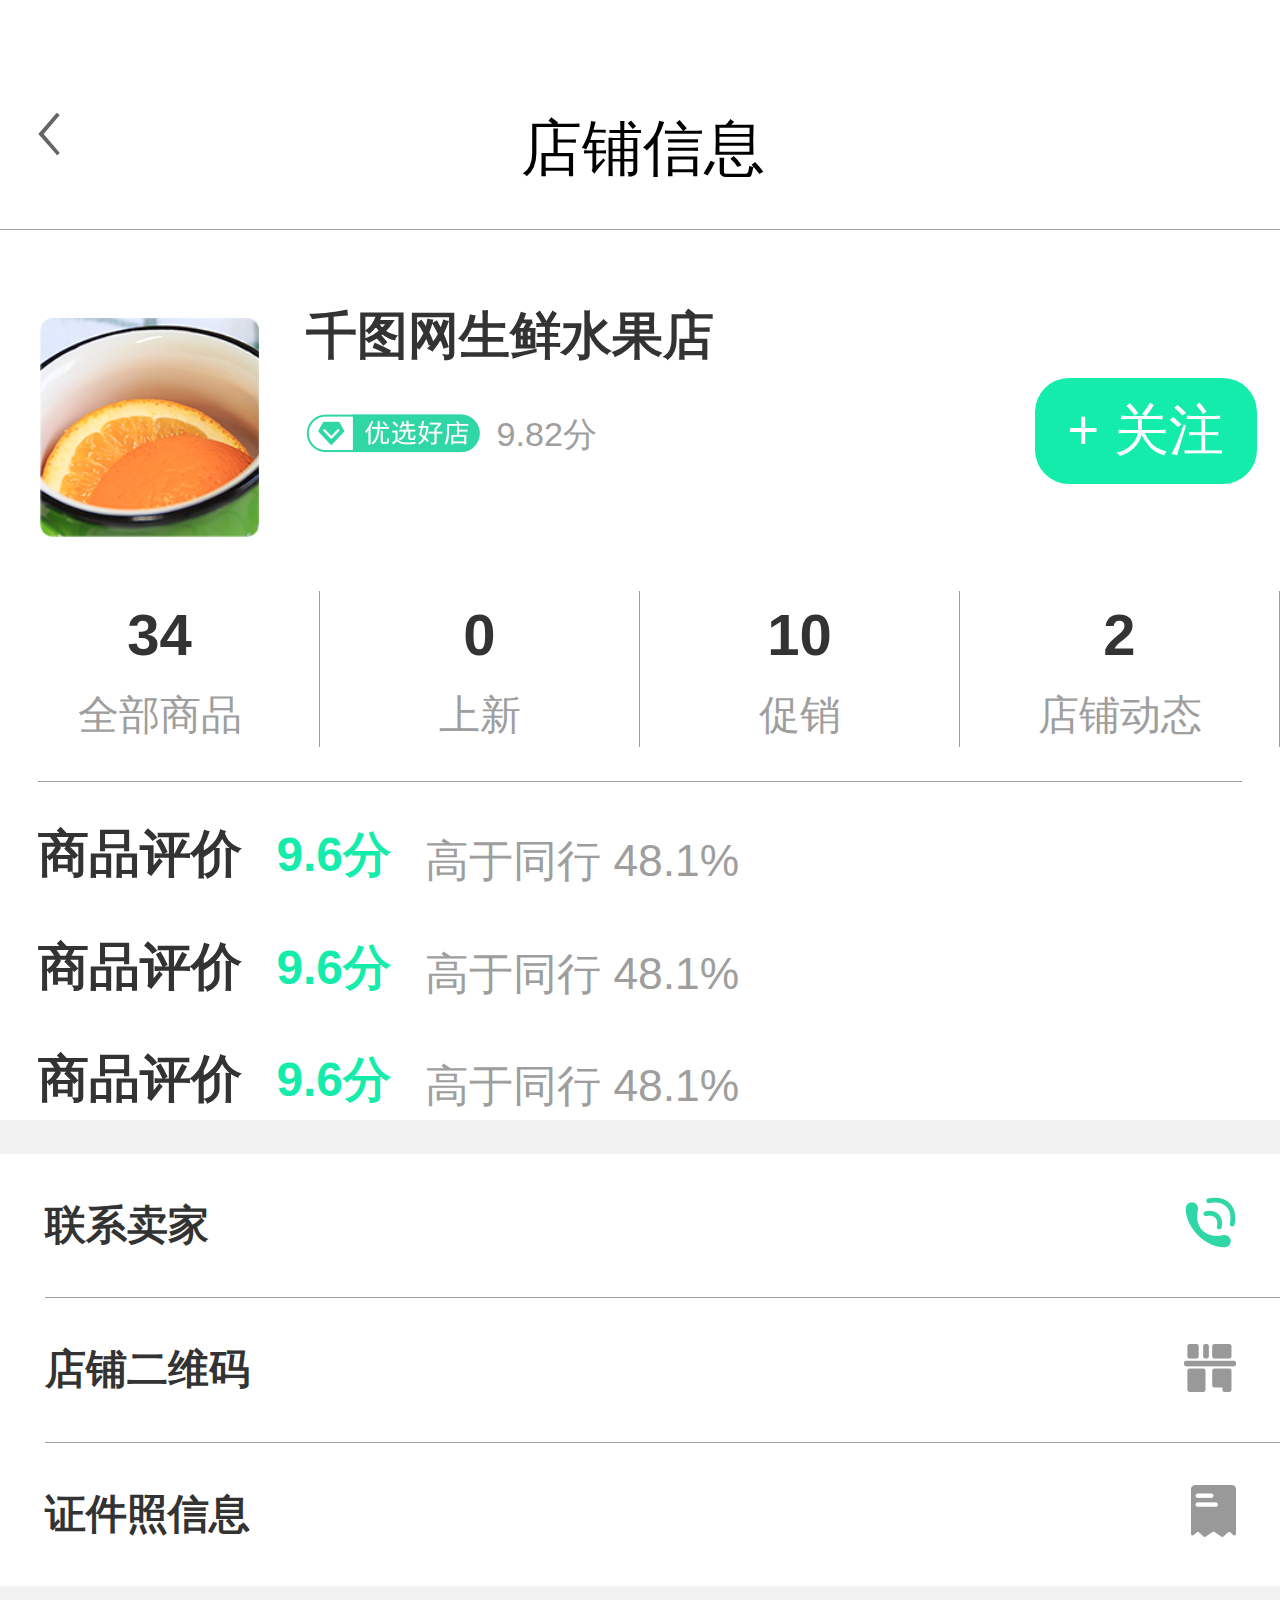
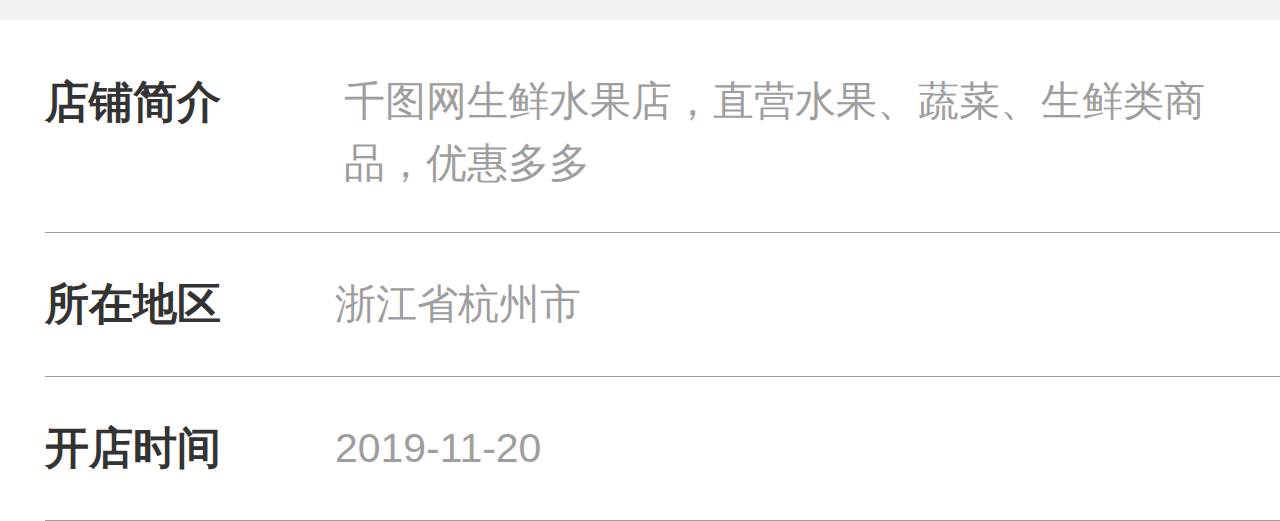
<file: index7.html>
<!DOCTYPE html>
<html>
	<head>
		<meta charset="UTF-8">
		<title></title>
		<link rel="stylesheet" type="text/css" href="css/index7.css"/>
		<link rel="stylesheet" type="text/css" href="css/reset.css"/>
		<link rel="stylesheet" type="text/css" href="css/swiper.min.css"/>
	</head>
	<body>
		<div class="box">
			<p></p>
			<div class="top">	
				<ul>
					<li><a href="index6.html"><img src="img/ZUOO.png"/></a></li>
					<li>店铺信息</li>
				</ul>
			</div>
			<div class="one">
				<ul class="left">
					<li><img src="img/500712982.png"/></li>
				</ul>
				<ul class="zhong">
					<li>千图网生鲜水果店</li>
					<li><span><img src="img/youxuan.png"/></span><span>9.82分</span></li>
				</ul>
				<ul class="right">
					<li>+&nbsp;关注</li>
				</ul>
			</div>
			<div class="two">
				<ul>
					<li>
						<p>34</p>
						<p>全部商品</p>
					</li>
					<li>
						<p>0</p>
						<p>上新</p>
					</li>
					<li>
						<p>10</p>
						<p>促销</p>
					</li>
					<li>
						<p>2</p>
						<p>店铺动态</p>
					</li>
				</ul>
			</div>
			<div class="three">
				<ul>
					<li>
						<p>商品评价<span>9.6分</span></p>
						<p>高于同行&nbsp;48.1%</p>
					</li>
					<li>
						<p>商品评价<span>9.6分</span></p>
						<p>高于同行&nbsp;48.1%</p>
					</li>
					<li>
						<p>商品评价<span>9.6分</span></p>
						<p>高于同行&nbsp;48.1%</p>
					</li>
				</ul>
			</div>
			<div class="fore">
				<ul>
					<li>
						<p>联系卖家</p>
						<p><img src="img/lianxidian.png"/></p>
					</li>
					<li>
						<p>店铺二维码</p>
						<p><img src="img/saomasoudan.png"/></p>
					</li>
					<li>
						<p>证件照信息</p>
						<p><img src="img/wodezhangdan.png"/></p>
					</li>
				</ul>
			</div>
			<div class="five">
				<ul>
					<li>
						<p>店铺简介</p>
						<p>千图网生鲜水果店，直营水果、蔬菜、生鲜类商品，优惠多多</p>
					</li>
					<li>
						<p>所在地区</p>
						<p>浙江省杭州市</p>
					</li>
					<li>
						<p>开店时间</p>
						<p>2019-11-20</p>
					</li>
				</ul>
			</div>
		</div>
	</body>
	<script src="js/rem.js" type="text/javascript" charset="utf-8"></script>
	<script src="js/jquery-1.11.1.min.js" type="text/javascript" charset="utf-8"></script>
	<script src="js/swiper.min.js" type="text/javascript" charset="utf-8"></script>
	<script src="js/zepto.js" type="text/javascript" charset="utf-8"></script>
</html>
</file>
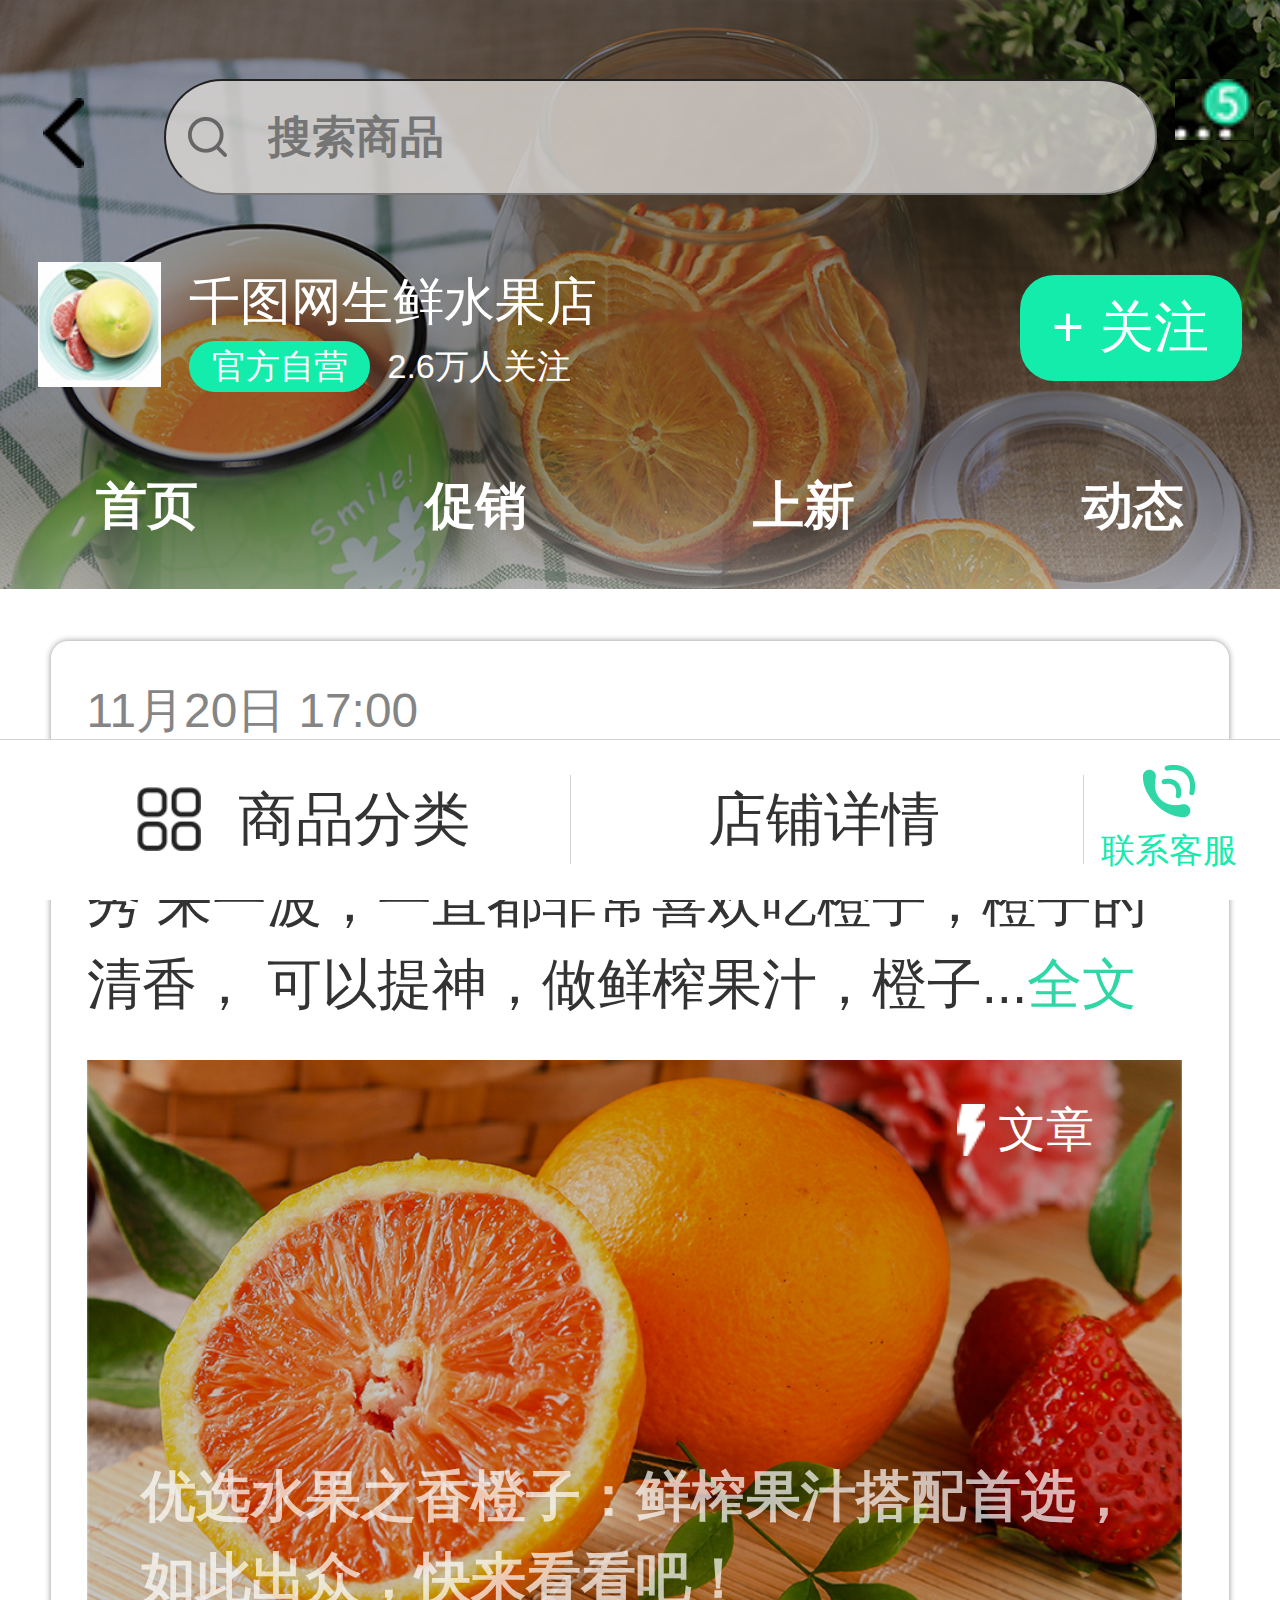
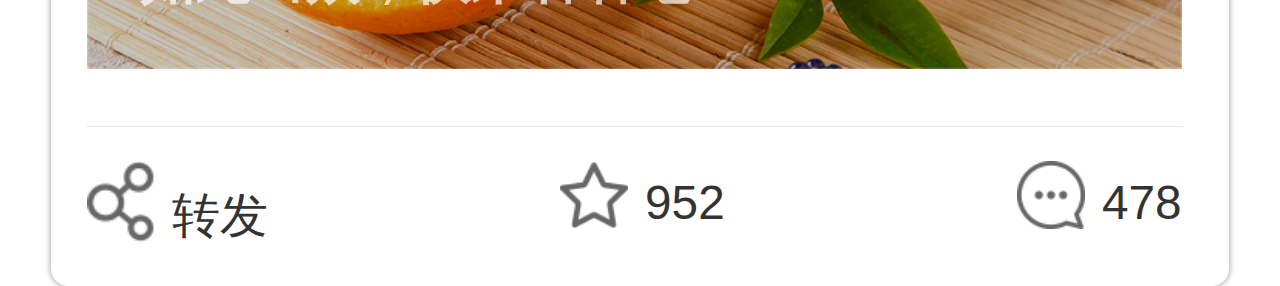
<file: index8.html>
<!DOCTYPE html>
<html>

	<head>
		<meta charset="UTF-8">
		<title></title>
		<link rel="stylesheet" type="text/css" href="css/swiper.min.css" />
		<link rel="stylesheet" type="text/css" href="css/reset.css" />
		<link rel="stylesheet" type="text/css" href="css/index8.css" />
	</head>

	<body>
		<div class="box">
			<div class="box_box">
				<p></p>
				<div class="top">
					<ul>
						<li>
							<a href="index.html"><img src="img/youjiantou.png" /></a>
						</li>
						<li><span><img src="img/sousuo.png"/></span><input type="" placeholder="搜索商品" /></li>
						<li><img src="img/5_03.gif" /></li>
					</ul>
				</div>
				<div class="one">
					<ul class="left">
						<li><img src="img/IMG_4629_03.jpg" /></li>
					</ul>
					<ul class="zhong">
						<li>千图网生鲜水果店</li>
						<li><span>官方自营</span><span>2.6万人关注</span></li>
					</ul>
					<ul class="right">
						<li>+&nbsp;关注</li>
					</ul>
				</div>
				<div class="two">
					<ul>
						<li class="dian1">
							<a href="index6.html">首页</a><!--</a>-->
						</li>
						<li>促销</li>
						<li>上新</li>
						<li class="dian2">动态
							<div class="xian">
								<p>1212131321</p>
								<p>1212131321</p>
								<p>1212131321</p>
								<p>1212131321</p>
								<p>1212131321</p>
								<p>1212131321</p>
								<p>1212131321</p>
							</div>
						</li>
					</ul>
				</div>
				<div class="zong">
				<div class="tuwen">
					<div>
						<p>11月20日 17:00</p>
						<div class="wen">
							<span>#优选水果#</span> 刚拿到，橙子看着不错哦，买家秀
								来一波，一直都非常喜欢吃橙子，橙子的清香，
								可以提神，做鲜榨果汁，橙子<p>...<span class="qw">全文</span></p>111111111111111
								1111111111111111111111111111
								111111111111111<p><span class="sq">收起</span></p>
						</div>
						<div class="tu">
							<p><span><img src="img/shanidan.png.png"/></span> 文章</p>
							<h2>优选水果之香橙子：鲜榨果汁搭配首选，如此出众，快来看看吧！</h2>
						</div>
						<div class="zhuanfa">
							<p><span><img src="img/fenxiang.png.png"/></span>转发</p>
							<p><span><img src="img/shouchang.png.png"/></span>952</p>
							<p><span><img src="img/xiaoxi1.png.png"/></span>478</p>
						</div>
					</div>
				</div>
			</div>
				<div class="bottom">
					<ul>
						<li><img src="img/leibie.png" />
							<a href="index3.html">商品分类</a>
						</li>
						<li><a href="index7.html">店铺详情</a></li>
						<li>
							<p><img src="img/lianxi.png" /></p>
							<p>联系客服</p>
						</li>
					</ul>
				</div>

			</div>
			
		</div>
	</body>
	<script src="js/jquery-1.11.1.min.js" type="text/javascript" charset="utf-8"></script>
	<script src="js/rem.js" type="text/javascript" charset="utf-8"></script>
	<script src="js/swiper.min.js" type="text/javascript" charset="utf-8"></script>
	<script src="js/zepto.js" type="text/javascript" charset="utf-8"></script>
	<script type="text/javascript">
		
		
	</script>

</html>
</file>
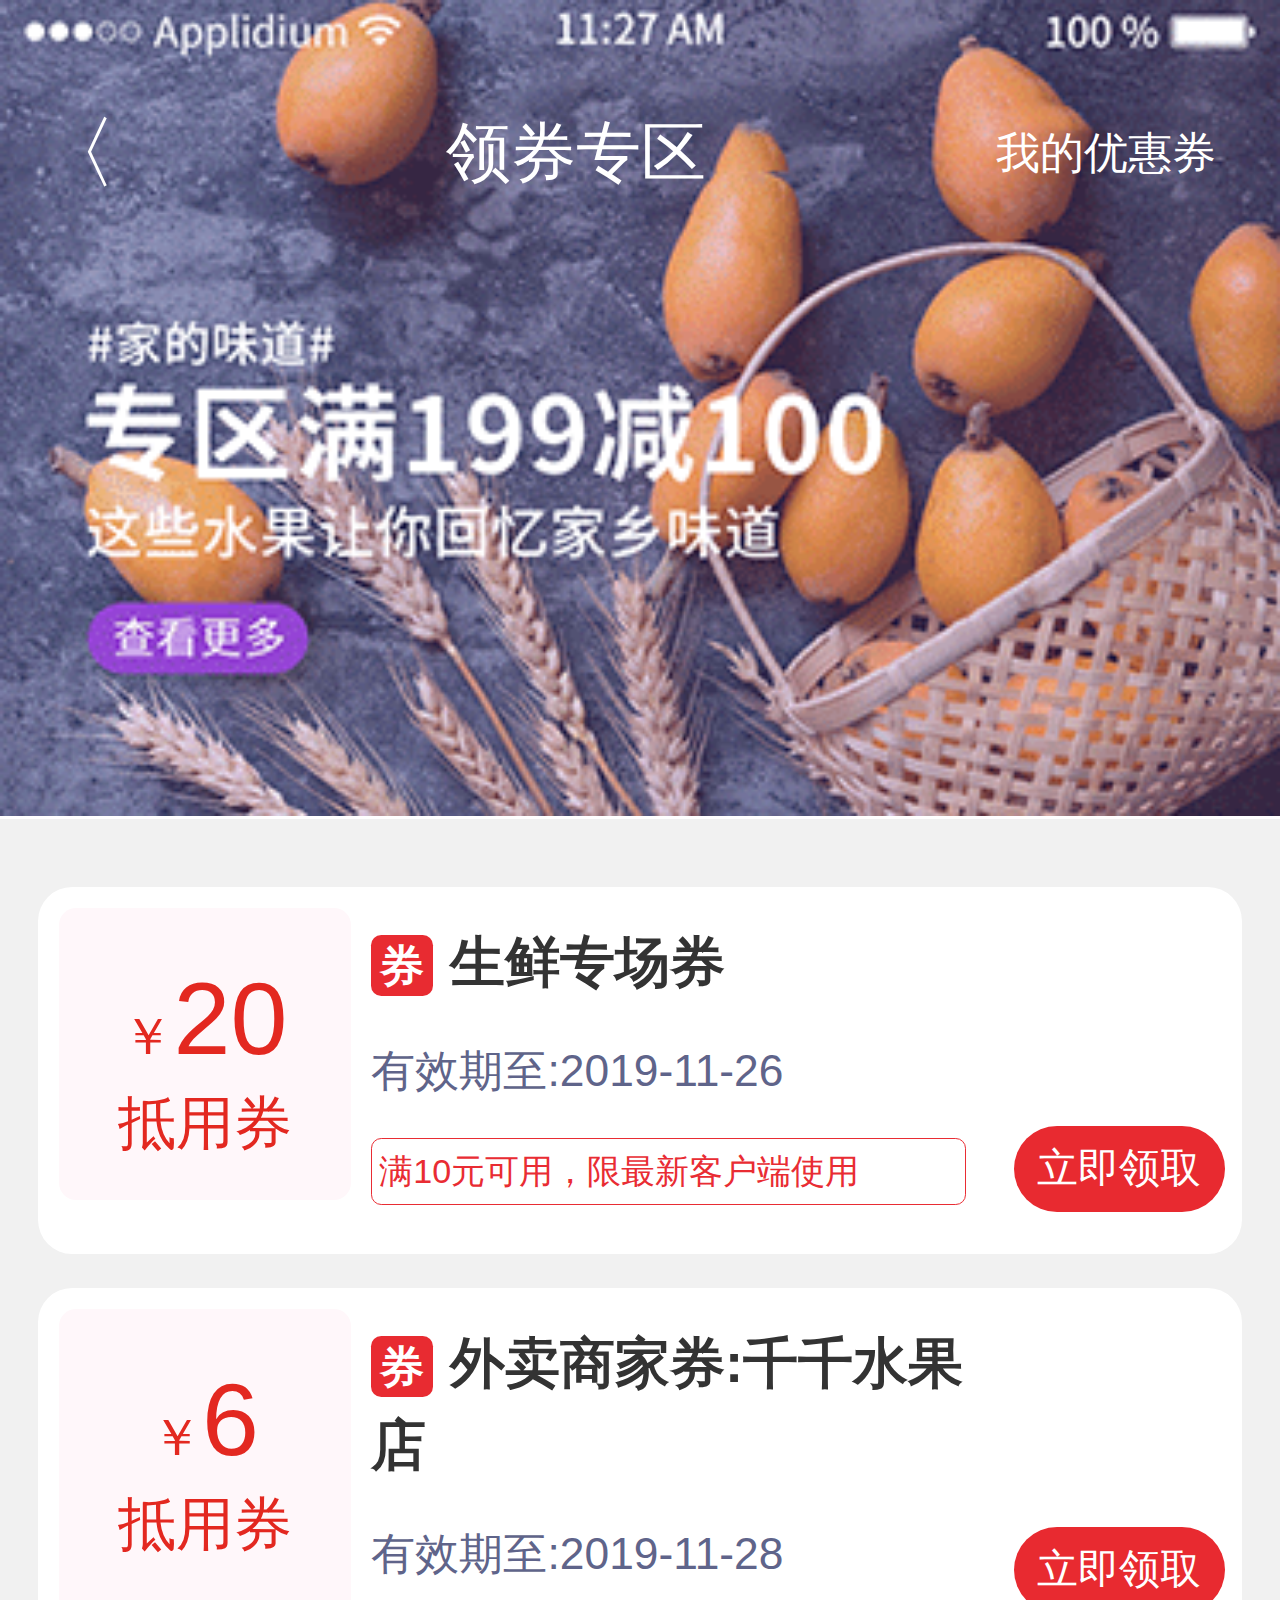
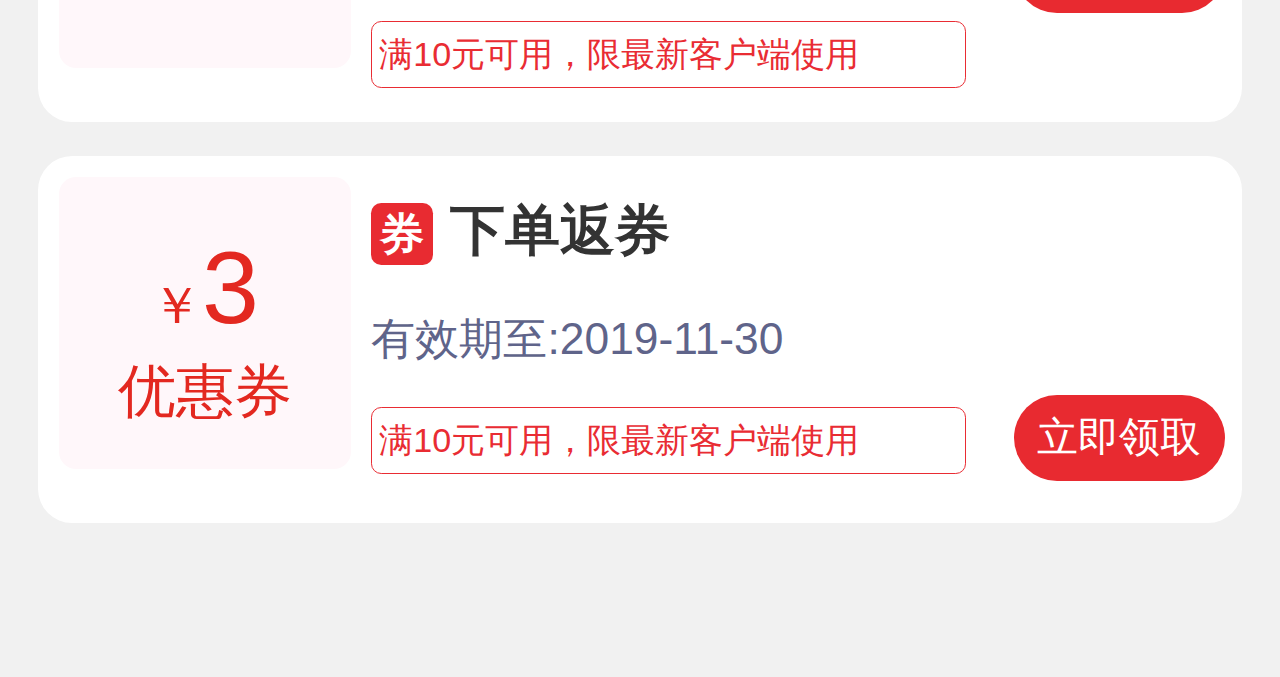
<file: index9.html>
<!DOCTYPE html>
<html>
	<head>
		<meta charset="UTF-8">
		<title>领券专区</title>
		<meta name="viewport" content="width=device-width,initial-scale=1,minimum-scale=1,maximum-scale=1,user-scalable=no" />
		<link rel="stylesheet" type="text/css" href="css/index9.css"/>
		<link rel="stylesheet" type="text/css" href="css/reset.css"/>
	</head>
	<body>
		<div class="box">
			<div class="top">
				<div class="biaot">
					<p><a href="index6.html">〈</a></p>
					<p>领券专区</p>
					<p class="bianji"><a href="me.html">我的优惠券</a></p>
				</div>
			</div>
			<div class="down">
				<div>
					<ul>
						<li><span>￥</span>20</li>
						<li>抵用券</li>
					</ul>
					<div>
						<p><span>券</span>生鲜专场券</p>
						<p>有效期至:2019-11-26</p>
						<p>满10元可用，限最新客户端使用</p>
					</div>
					<p>立即领取</p>
				</div>
				<div>
					<ul>
						<li><span>￥</span>6</li>
						<li>抵用券</li>
					</ul>
					<div>
						<p><span>券</span>外卖商家券:千千水果店</p>
						<p>有效期至:2019-11-28</p>
						<p>满10元可用，限最新客户端使用</p>
					</div>
					<p>立即领取</p>
				</div>
				<div>
					<ul>
						<li><span>￥</span>3</li>
						<li>优惠券</li>
					</ul>
					<div>
						<p><span>券</span>下单返券</p>
						<p>有效期至:2019-11-30</p>
						<p>满10元可用，限最新客户端使用</p>
					</div>
					<p>立即领取</p>
				</div>
			</div>
		</div>
	</body>
	<script src="js/rem.js" type="text/javascript" charset="utf-8"></script>
</html>
</file>
<file: css/index.css>
* {
	margin: 0;
	padding: 0;
}

.box_box {
	width: 100%;
	/*border: 1px solid black;*/
}

.box_box>.top {
	width: 100%;
}

.box_box>.top>p {
	width: 100%;
	height: 1.6rem;
}

.one {
	margin-top: 2%;
	width: 100%;
	/*border: 1px solid black;*/
}

.one>ul {
	display: flex;
	justify-content: space-around;
	width: 100%;
	/*border: 1px solid black;*/
	margin: 0 auto;
}

.one>ul>li:nth-child(2) {
	position: relative;
	display: flex;
	align-items: center;
	width: 78%;
	/*border: 1px solid black;*/
}

.one>ul>li:nth-child(2)>input {
	padding-left: 40px;
	width: 100%;
	height: 32px;
	background: #f5f5f5;
	border: 0 solid beige;
	border-radius: 50px;
}

.one>ul>li:nth-child(2)>img {
	position: absolute;
	left: 12px;
}

.two {
	width: 100%;
	height: 5.5rem;
	background: black;
	display: flex;
	justify-content: space-around;
	margin-top: 0.4rem;
	
}

.two>ul {
	width: 20%;
	height: 5.5rem;
	align-items: center;
	
}
.two>ul>li>a{
	color: white;
}
.two>ul:nth-child(1){
	background: #2fd7a6;
}
.two>ul:hover{
	background: #2fd7a6;
}
.two>ul>li{
	color: white;
	text-align: center;
}
.two>ul>li>img{
	padding-top: 0.8rem;
}
.swiper-container {
	width: 100%;
	height: 13rem;
}

.three {
	width: 100%;
	height: 13rem;
	position: relative;
}

.three>.swiper-container>.swiper-wrapper>.swiper-slide>img {
	width: 100%;
	height: 100%;
}

.three>ul {
	position: absolute;
	top: 2.7rem;
	left: 1.8rem;
	z-index: 33;
}

.three>.three1>li:nth-child(1) {
	font-size: 1.6rem;
}

.three>.three1>li:nth-child(2) {
	font-size: 2.3rem;
}

.three>.three1>li:nth-child(3) {
	font-size: 1.6rem;
}

.fore {
	width: 100%;
	height: 2.1rem;
	margin-top: 1.1rem;
	margin-bottom: 1.3rem;
}

.fore>ul>li {
	display: flex;
}

.fore>ul>li>p:nth-child(1) {
	padding-left: 1.1rem;
}

.fore>ul>li>p:nth-child(2) {
	font-size: 1.5rem;
	color: #2dd7a8;
	padding-left: 0.7rem;
}

.fore>ul>li>p:nth-child(3) {
	padding-left: 0.5rem;
	font-size: 1.2rem;
	color: #999999;
	align-self: flex-end;
}

.five {
	width: 93%;
	height: 19.5rem;
	/*border: 1px solid black;*/
	margin: 0 auto;
	display: flex;
}

.five>.left {
	font-size: 1.4rem;
	font-weight: 600;
	width: 14.3rem;
	height: 19.5rem;
	background: #fe8d56;
	color: white;
	position: relative;
}

.five>.left>ul>li:nth-child(1) {
	padding-left: 1.4rem;
	padding-top: 0.8rem;
}

.five>.left>ul>li:nth-child(2)>.p1 {
	position: absolute;
	z-index: 999;
	left: 1.4rem;
	top: 9.8rem;
}

.five>.left>ul>li:nth-child(2)>.P2 {
	width: 5.5rem;
	height: 4.5rem;
	background: #ffffff;
	position: absolute;
	opacity: 0.5;
	left: 1.4rem;
	top: 9.85rem;
}

.five>.left>ul>li:nth-child(2)>.P3 {
	width: 6.4rem;
	height: 3.6rem;
	background: #ffffff;
	position: absolute;
	opacity: 0.5;
	left: 1.4rem;
	top: 10.8rem;
}

.five>.right {
	width: 21.3rem;
	height: 8.6rem;
	border-bottom: 1px solid #eeeeee;
}

.five>.right>ul {
	display: flex;
}

.five>.right>ul>.one1 {
	width: 50%;
	height: 8.6rem;
}

.five>.right>ul>.one1>p:nth-child(1) {
	font-size: 1.4rem;
	color: #9f7c38;
	font-weight: 600;
	padding-top: 0.8rem;
	padding-left: 1.4rem;
}

.five>.right>ul>.one1>p:nth-child(2) {
	font-weight: 600;
	padding-left: 1.4rem;
	font-size: 1.3rem;
	color: #666666;
}

.five>.right>ul>.one1>p:nth-child(3) {
	font-weight: 600;
	font-size: 1.3rem;
	width: 7.1rem;
	margin-left: 1.4rem;
	color: #fd8e56;
	border: 1px solid #fd8e56;
	border-radius: 20px;
	text-align: center;
}

.five>.right>ul>.two1 {
	width: 50%;
	display: flex;
	justify-content: center;
	align-items: center;
}

.five>.right>.three1>.three2 {
	width: 50%;
	height: 10.8rem;
	border-right: 1px solid #eeeeee;
}

.five>.right>.three1>.three2>p:nth-child(1) {
	color: #d3396b;
	font-size: 1.3rem;
	font-weight: 600;
	padding-left: 1.3rem;
	padding-top: 0.7rem;
}

.five>.right>.three1>.three2>p:nth-child(2) {
	color: #676767;
	font-size: 1.3rem;
	font-weight: 600;
	padding-left: 1.3rem;
}

.five>.right>.three1>.three2>p:nth-child(3) {
	padding-left: 2.6rem;
	padding-top: 1.3rem;
}

.five>.right>.three1>.three3 {
	width: 50%;
	height: 10.8rem;
	border-right: 1px solid #eeeeee;
}

.five>.right>.three1>.three3>p:nth-child(1) {
	color: #fb8c57;
	font-size: 1.3rem;
	font-weight: 600;
	padding-left: 1.3rem;
	padding-top: 0.7rem;
}

.five>.right>.three1>.three3>p:nth-child(2) {
	color: #676767;
	font-size: 1.3rem;
	font-weight: 600;
	padding-left: 1.3rem;
}

.five>.right>.three1>.three3>p:nth-child(3) {
	padding-left: 2.6rem;
	padding-top: 0.9rem;
}

.six {
	width: 100%;
	height: 2.1rem;
	margin-top: 3.6rem;
	margin-bottom: 1.3rem;
}

.six>ul>li {
	display: flex;
}

.six>ul>li>p:nth-child(1) {
	padding-left: 1.1rem;
}

.six>ul>li>p:nth-child(2) {
	font-size: 1.5rem;
	color: #2dd7a8;
	padding-left: 0.7rem;
}

.six>ul>li>p:nth-child(3) {
	padding-left: 0.5rem;
	font-size: 1.2rem;
	color: #999999;
	align-self: flex-end;
}

.seven {
	width: 100%;
}

.seven>ul {
	display: flex;
}

.seven>ul>.on {
	flex: 3;
	border-right: 1px solid #EEEEEE;
}

.seven>ul>.on>p:nth-child(1) {
	padding-top: 1.1rem;
	padding-left: 1.1rem;
	color: #000000;
	font-weight: 900;
	font-size: 1.0rem;
}

.seven>ul>.on>p:nth-child(2) {
	padding-left: 1.1rem;
	color: #676767;
	font-weight: bold;
	font-size: 0.9;
	padding-top: 0.1rem;
}

.seven>ul>.on>p:nth-child(3) {
	padding-left: 1.2rem;
	padding-top: 1.7rem;
}

.seven>ul>.on>p:nth-child(4) {
	padding-left: 1.2rem;
	padding-top: 1.9rem;
	color: #2dd7a8;
	font-size: 0.9;
}

.seven>ul>.tw {
	flex: 3;
	border-right: 1px solid #EEEEEE;
}

.seven>ul>.tw>p:nth-child(1) {
	padding-top: 1.1rem;
	padding-left: 1.1rem;
	color: #000000;
	font-weight: 900;
	font-size: 1.0rem;
}

.seven>ul>.tw>p:nth-child(2) {
	padding-left: 1.1rem;
	color: #676767;
	font-weight: bold;
	font-size: 0.9;
	padding-top: 0.1rem;
}

.seven>ul>.tw>p:nth-child(3) {
	padding-left: 1.2rem;
	padding-top: 1.7rem;
}

.seven>ul>.tw>p:nth-child(4) {
	padding-left: 1.2rem;
	padding-top: 1.9rem;
	color: #2dd7a8;
	font-size: 0.9;
}

.seven>ul>.th {
	flex: 3;
	border-right: 1px solid #EEEEEE;
}

.seven>ul>.th>p:nth-child(1) {
	padding-top: 1.1rem;
	padding-left: 1.1rem;
	color: #000000;
	font-weight: 900;
	font-size: 1.0rem;
}

.seven>ul>.th>p:nth-child(2) {
	padding-left: 1.1rem;
	color: #676767;
	font-weight: bold;
	font-size: 0.9;
	padding-top: 0.1rem;
}

.seven>ul>.th>p:nth-child(3) {
	padding-left: 1.2rem;
	padding-top: 1.5rem;
}

.seven>ul>.th>p:nth-child(4) {
	padding-left: 1.2rem;
	padding-top: 1.9rem;
	color: #2dd7a8;
	font-size: 0.9;
}

.bottom{
	width: 100%;
	position: fixed;
	bottom: 0rem;
	
	background: white;
}
.bottom>ul{
	width: 100%;
	margin: 0 auto;
	display: flex;
	justify-content: space-around;
	text-align: center;
}
.bottom>ul>li{
	width: 25%;
	padding-top: 0.5rem;
}
.bottom>ul>li:hover{
	border-radius: 5rem;
	/*background:  #2dd7a8;*/
	color: red;
}
</file>
<file: css/index3.css>
.bigbox{
	width: 100%;
	height: 65rem;
}
.bigbox>.top {
	width: 100%;
	height: 2.6rem;
	background: white;
	position: fixed;
	top: 0;
}

.search{
	width: 100%;
	height: 4.5rem;
	/* border: 1px solid black; */
	position: relative;
	position: fixed;
	background: white;
	top: 2rem;
}
.search>.display{
	height: 6rem;
	background: white;
}
.search>ul{
	display: flex;
	width: 100%;
	height: 4rem;
}
.search>ul>li:nth-child(1)>img{
	width: 3rem;
	height: 3rem;
	padding-left: 1rem;
	padding-top: 0.8rem;
}
.search>ul>li:nth-child(2)>img{
	width: 2rem;
	height: 2rem;
	position: absolute;
	left: 5.5rem;
	top: 1.4rem;
}
.search>ul>li:nth-child(3){
	margin-top: 0.8rem;
	margin-left: 0.5rem;
}
.search>ul>li:nth-child(3)>input{
	width: 28rem;
	height: 3rem;
	outline: none;
	border-radius: 1.5rem;
	padding-left: 3.5rem;
	background: #f5f5f5;
	border: none;
}
.search>ul>li:nth-child(4)>img{
	width: 2rem;
	height: 2rem;
	padding-left: 1.5rem;
	padding-top: 1.3rem;
	/* border: 1px solid black;	 */
}
.box2{
	width: 100%;
	height: 40rem;
	display: flex;
	margin-bottom: 9rem;
	margin-top: 3rem;
}
.box2>.left{
	width: 9rem;
	height: 55rem;
	background: #f2f2f2;
	position: fixed;
	top: 7rem;
}
.box2>.left>.title{
	width: 9rem;
	height: 55rem;
	background: #f2f2f2;
	/*position: absolute;*/
	
}
.box2>.left>.title>li{
	width: 9rem;
	height: 5rem;	
	text-align: center;
	line-height: 5rem;
	background: #f2f2f2;
	font-weight: 700;
}
.box2>.left>.title>li:hover{
	color: #9febd3;
	border-left: 3px solid #9febd3 ;
	background: white;
}
#banner1{
	width: 26rem;
	height: 9rem;
	/*margin-left: 1.5rem;
	margin-top: 1.5rem;*/
	margin-left: 10rem;
	margin-top: 2rem;
	position: fixed;
	top: 5rem;
	background: white;
}
#banner1>.swiper-wrapper>div>img{
	width: 26rem;
	height: 9rem;
	border-radius: 1rem;
}
.swiper-pagination{
	padding-top: 0.5rem;
}
.topp{
	margin-top: 13rem;
}
.box2>.right>.topp>.jies>h2{
	width: 100%;
	height: 3.8rem;
	line-height: 3.8rem;
	padding-left: 1.5rem;
	font-weight: 900;
}
.box2>.right>.topp>.jies{
	margin-left: 9rem;
}
.box2>.right>.topp>.jies>.jies1{
	width: 26rem;
	height: 22rem;
	margin-left: 1.5rem;
	border-radius: 1rem;
	box-shadow: 0px 0px 14px 4px #e7e1df;
}
.box2>.right>.topp>.jies>.jies1>.top{
	display: flex;
	justify-content: space-around;
	padding-top: 2.5rem;
}
.box2>.right>.topp>.jies>.jies1>.bot{
	display: flex;
	justify-content: space-around;
	padding-top:4rem ;
}
.box2>.right>.topp>.jies>.jies1>div>ul>li:nth-child(1)>img{
	width: 5rem;
	height: 5rem;
}
p{
	width: 5rem;
	height: 2rem;
	text-align: center;
	line-height: 2rem;
	color: white;
	background: lightblue;
	box-shadow: lightblue 0px 0px 10px 0px;
	padding: 1rem;
	z-index: 1;
	position: fixed;
	bottom: 6rem;
	left: 1rem;
	display: none;
	border-radius: 3rem;
}
.booter{
	position: fixed;
	bottom: 0;
	width: 100%;
	background: white;
	border: 1px solid #EEEEEE;
}
.booter>.booter1{
	display: flex;
	/*justify-content: space-around;*/
}
.booter>.booter1>.booter2{
	width: 25%;
	height: 4rem;
	text-align: center;
	border-radius: 2rem;
	padding-top: 0.5rem;
}
.booter>.booter1>.booter2:hover{
	background: #14ECAC;
	
}
</file>
<file: css/index4.css>
.box {
	width: 100%;
	background: #f8f8f8;
}

body {
	background: #f8f8f8;
}

.box1 {
	width: 100%;
	position: fixed;
	top: 0;
	background: #f8f8f8;
}


/*.box-top>img {
	width: 100%;
	margin-top: 1em;
}*/

.one {
	width: 100%;
	height: 6.6rem;
}

.one>ul {
	width: 95%;
	margin: 0 auto;
	display: flex;
	justify-content: center;
	justify-content: space-between;
	/*background: darkblue;*/
}

.one>ul>li {
	line-height: 6.6rem;
}

.one>ul>li:nth-child(1)>img {
	width: 1.3rem;
	height: 2.2rem;
}

.one>ul>li:nth-child(2) {
	font-size: 1.8rem;
}

.one>ul>li:nth-child(3) {
	color: gray;
}

.tow {
	margin-top: 6.2rem;
	/*background: red;*/
	/*height: 50rem;*/
	width: 100%;
}

.tow>.tow1 {
	height: 27rem;
	width: 95%;
	border-radius: 3rem;
	background: white;
	margin: 0 auto;
}

.tow>.tow1:nth-child(2) {
	height: 11.8rem;
}

.tow>.tow1:nth-child(2)>.tow2 {
	margin-top: 2rem;
}

.tow>.tow1:nth-child(2)>.tow2>p>input {
	margin-top: 5rem;
}

.tow>.tow1:nth-child(2)>.tow2>.left {
	margin-top: 2rem;
}

.tow>.tow1>p {
	width: 95%;
	height: 4rem;
	margin: 0 auto;
}

.tow>.tow1>p>span {
	line-height: 4rem;
}

.tow>.tow1>p>span:nth-child(1)>input {
	width: 2rem;
	height: 2rem;
}

.tow>.tow1>p>span:nth-child(2) {
	font-size: 1.2rem;
	margin-left: 1rem;
}

.tow>.tow1>.tow2 {
	width: 95%;
	height: 9rem;
	display: flex;
	margin: 0 auto;
	margin-top: 1rem;
}

.tow>.tow1>.tow2>p>input {
	width: 2rem;
	height: 2rem;
	margin-top: 2.5rem;
}

.tow>.tow1>.tow2>.left {
	display: flex;
	margin-left: 1rem;
}

.tow>.tow1>.tow2>.left>li:nth-child(1)>img {
	width: 9rem;
	height: 9rem;
}

.tow>.tow1>.tow2>.left>.left1 {
	margin-left: 1rem;
}

.tow>.tow1>.tow2>.left>.left1>ul>li:nth-child(1) {
	font-size: 1.5rem;
	font-weight: 800;
}

.tow>.tow1>.tow2>.left>.left1>ul>li:nth-child(2) {
	font-size: 1rem;
	color: #a3a3a3;
}

.tow>.tow1>.tow2>.left>.left1>ul>li:nth-child(3) {
	font-size: 1rem;
	color: #a3a3a3;
}

.tow>.tow1>.tow2>.left>.left1>ul>.left2>ul {
	display: flex;
}

.tow>.tow1>.tow2>.left>.left1>ul>.left2>ul>li:nth-child(1) {
	font-size: 1.2rem;
	color: #e63600;
}

.tow>.tow1>.tow2>.left>.left1>ul>.left2>ul>li:nth-child(2) {
	font-size: 0.8rem;
	margin-left: 1rem;
	color: #acacac;
}

.tow>.tow1>.tow2>.left>.left1>ul>.left2>ul>li:nth-child(3) {
	width: 4.4rem;
	height: 1.6rem;
	border-radius: 0.8rem;
	background: #f5b59f;
	color: #ec6732;
	text-align: center;
	margin-left: 1rem;
}

.tow>.tow1>.tow2>.left>.left1>ul>.left2>ul>li:nth-child(4)>ul {
	display: flex;
	margin-left: 1rem;
	width: 6.8rem;
	height: 2rem;
	border: 1px solid #EEEEEE;
	border-radius: 1.3rem;
}

.tow>.tow1>.tow2>.left>.left1>ul>.left2>ul>li:nth-child(4)>ul>li:nth-child(1) {
	width: 2.2rem;
	height: 2rem;
	border-right: 1px solid #EEEEEE;
	font-size: 2rem;
	text-align: center;
	line-height: 2rem;
}

.tow>.tow1>.tow2>.left>.left1>ul>.left2>ul>li:nth-child(4)>ul>li:nth-child(2) {
	width: 2.2rem;
	height: 2rem;
	border-right: 1px solid #EEEEEE;
	font-size: 2rem;
	text-align: center;
	line-height: 2rem;
}

.tow>.tow1>.tow2>.left>.left1>ul>.left2>ul>li:nth-child(4)>ul>li:nth-child(3) {
	width: 2.2rem;
	height: 2rem;
	font-size: 2rem;
	text-align: center;
	line-height: 2rem;
}

.tow>.tow1>.tow2>.left>.left1>ul>.left2>ul>li:nth-child(4)>ul>li:nth-child(1):hover {
	background: #fcf1ec;
	color: #f18e6f;
}

.tow>.tow1>.tow2>.left>.left1>ul>.left2>ul>li:nth-child(4)>ul>li:nth-child(3):hover {
	background: #fcf1ec;
	color: #f18e6f;
}

.bottom {
	width: 100%;
	position: fixed;
	bottom: 5rem;
}

.bottom>ul {
	width: 95%;
	margin: 0 auto;
	display: flex;
	justify-content: space-between;
}

.bottom>ul>li:nth-child(1) {
	margin-top: 2rem;
}

.bottom>ul>li:nth-child(1)>input {
	width: 2rem;
	height: 2rem;
}

.bottom>ul>li:nth-child(1)>span {
	margin-left: 1rem;
	font-size: 1.2rem;
}

.bottom>ul>li:nth-child(2) {
	margin-top: 1.5rem;
}

.bottom>ul>li:nth-child(2)>span {
	color: #ed7a39;
	font-size: 2rem;
}

.bottom>ul>li:nth-child(3) {
	width: 10.5rem;
	height: 4.4rem;
	border-radius: 2.2rem;
	color: white;
	font-size: 1.8rem;
	text-align: center;
	line-height: 4.4rem;
	background: #ed7a39;
}

.booter {
	position: fixed;
	bottom: 0;
	width: 100%;
	background: white;
	border: 1px solid #EEEEEE;
}

.booter>.booter1 {
	display: flex;
	/*justify-content: space-around;*/
}

.booter>.booter1>.booter2 {
	width: 25%;
	height: 4rem;
	text-align: center;
	border-radius: 2rem;
}

.booter>.booter1>.booter2:hover {
	background: #14ECAC;
}
</file>
<file: css/index6.css>
.box{
	width: 100%;
	position: relative;
	/*border: 1px solid black;*/
}
.box>.box_box{
	width: 100%;
	height: 23rem;
	/*border: 1px solid black;*/
	background: url(../img/juxinhg67-2.jpg) no-repeat;
	background-size: 100%;
}
.box_box>p{
	width: 100%;
	height: 2.3rem;
	/*border: 1px solid black;*/
}
.box_box>.top{
	width: 100%;
	/*border: 1px solid black;*/
	margin: 0 auto;
}
.box_box>.top>ul{
	display: flex;
	align-items: center;
	justify-content: space-around;
	position: relative;
	
}
.box_box>.top>ul>li:nth-child(1)>a>img{
	width: 1.2rem;
	padding-left: 1rem;
}
.box_box>.top>ul>li:nth-child(2){
	/*width: 28.9rem;
	border: 1px solid black;*/
	padding-left: 1.8rem;
}
.box_box>.top>ul>li:nth-child(2)>input{
	width: 26rem;
	height: 3.3rem;
	padding-left: 3rem;
	background: rgba(220,216,213,0.8);
	border-radius: 5rem;
	font-size: 1.3rem;
	font-weight: 900;
	/*border: 0rem solid black;*/
}
.box_box>.top>ul>li:nth-child(2)>span{
	position: absolute;
	left: 5.5rem;
	top: 1rem;
}
.box_box>.top>ul>li:nth-child(3){
	align-self: flex-start;
}
.box_box>.top>ul>li:nth-child(3)>img{
	width: 2.3rem;
	margin-right: 0.5rem;
}
.box_box>.one{
	width: 94%;
	height: 7.8rem;
	/*border: 1px solid black;*/
	margin: 0 auto;
	display: flex;
	justify-content: space-between;
	align-items: center;
}
.box_box>.one>.left>li:nth-child(1)>img{
	width: 3.6rem;
}
.box_box>.one>.zhong{
	width: 23.5rem;
	/*border: 1px solid black;*/
}
.box_box>.one>.zhong>li:nth-child(1){
	font-size: 1.5rem;
	color: white;
}
.box_box>.one>.zhong>li:nth-child(2)>span:nth-child(1){
	display: inline-block;
	width: 5.3rem;
	height: 1.5rem;
	background: #14ECAC;
	text-align: center;
	line-height: 1.5rem;
	border-radius: 5rem;
	color: white;
}
.box_box>.one>.zhong>li:nth-child(2)>span:nth-child(2){
	color: white;
	margin-left: 0.5rem;
}
.box_box>.one>.right{
	width: 6.5rem;
	height: 3.1rem;
	line-height: 3.1rem;
	text-align: center;
	/*border: 1px solid black;*/
	color: white;
	font-size: 1.6rem;
	background: #14ECAC;
	border-radius: 1rem;
}
.box_box>.two{
	width: 85%;
	/*border: 1px solid black;*/
	margin: 0 auto;
	margin-top: 0.2rem;
}
.dian2>.xian{
	display: none;
}
.box_box>.two>ul{
	display: flex;
	justify-content: space-between;
	align-items: center;
	font-size: 1.5rem;
	color: white;
	font-weight: 600;
}
.box_box>.two>ul>li{
	padding-bottom: 0.3rem;
}
.box_box>.two>ul>li>a{
	color: white;
}
.box_box>.two>ul>li:hover{
	border-bottom: 0.2rem solid white;
}
.box_box>.three{
	width: 100%;
	/*border: 1px solid black;*/
	margin-top: 0.8rem;
}
.box_box>.three>ul{
	width: 100%;
	display: flex;
	/*justify-content: space-around;*/
	/*border: 1px solid black;*/
	
}
.box_box>.three>ul>li{
	background: url(../img/youhuiquan1.png) no-repeat;
	width: 23rem;
	height: 5.5rem;
	background-size: 100%;
	margin-left: 1rem;
	display: flex;
	align-items: center;
}
.box_box>.three>ul>li>div:nth-child(1){
	width: 6.7rem;
	height: 4rem;
	/*border: 1px solid black;*/
	text-align: center;
	color: white;
}
.box_box>.three>ul>li>div:nth-child(1)>p:nth-child(1)>span{
	font-size: 1.7rem;
}
.box_box>.three>ul>li>div:nth-child(2){
	width: 3.8rem;
	height: 1.4rem;
	/*border: 1px solid black;*/
	
	background: #FE8D56;
	font-size: 1rem;
	text-align: center;
	margin-left: 0.45rem;
	border-radius: 5rem;
	margin-top: 2.5rem;
}
.box_box>.three>ul>li>div:nth-child(2)>p>a{
	color: white;
}
.box>.fore{
	width: 94%;
	margin: 0 auto;
	/*border: 1px solid black;*/
	margin-top: 0.9rem;
}
.box>.fore>div{
	border-radius: 1rem;
}
.swiper-slide{
	width: 94%;
	/*border: 1px solid black;*/
	position: relative;
	display: flex;
	justify-content: center;
	position: relative;
}
.swiper-slide>ul{
	width: 20rem;
	height: 7.7rem;
	/*border: 1px solid black;*/
	position: absolute;
	top: 1.5rem;
	color: white;
	text-align: center;
	justify-content: center;
	position: absolute;
	left: 8rem;
}
.swiper-slide>ul>li:nth-child(1){
	color: #FE8D56;
	font-size: 1.2rem;
	font-weight: 900;
	font-family: "楷体";
}
.swiper-slide>ul>li:nth-child(2){
	color: #FE8D56;
	font-size: 3rem;
	font-family: "楷体";
	font-weight: 900;
}
.swiper-slide>ul>li:nth-child(3){
	color: white;
	font-size: 1rem;
	font-family: "楷体";
	font-weight: 900;
	width: 8rem;
	height: 2.2rem;
	background: #FE8D56;
	text-align: center;
	line-height: 2.2rem;
	border-radius:5rem ;
	position: absolute;
	left: 5.5rem;
}
.five{
	width: 100%;
	/*border: 1px solid black;*/
}
.five>.yi{
	display: flex;
	justify-content: space-between;
	align-items: center;
	height: 3rem;
	width: 86%;
	/*border: 1px solid black;*/
	margin: 0 auto;
}
.five>.yi>li{
	font-size: 1.3rem;
	/*color: white;*/
}
.six{
	width: 100%;
	/*border: 1px solid black;*/
	display: flex;
}
.six>.left{
	width: 50%;
	border-top: 1px solid lightgray;
	border-right: 1px solid lightgray;
}
.six>.left>li:nth-child(1){
	background: #14ECAC;
	color: white;
	width: 3.1rem;
	height: 1.8rem;
	line-height: 1.8rem;
	text-align: center;
	border-radius: 0.3rem;
	margin-left: 1.3rem;
	margin-top: 1.5rem;
}
.six>.left>li:nth-child(2)>img{
	width: 11.3rem;
	margin-left: 3rem;
	padding-top: 1.9rem;
}
.six>.left>li:nth-child(3){
	font-size: 1.4rem;
	font-weight: 900;
	margin-left: 1.3rem;
	margin-top: 5rem;
}
.six>.left>li:nth-child(4){
	border: 1px solid #FE8D56;
	width: 5.1rem;
	height: 1.6rem;
	text-align: center;
	line-height: 1.6rem;
	color: #FE8D56;
	border-radius: 1rem;
	margin-left: 1.3rem;
	margin-top: 0.5rem;
}
.six>.left>li:nth-child(5){
	color: #14ECAC;
	font-size: 1.4rem;
	margin-left: 1.3rem;
}
.six>.left>li:nth-child(5)>span:nth-child(1){
	display: inline-block;
	width: 2.6rem;
	height: 1.3rem;
	background: #FE8D56;
	color: white;
	text-align: center;
	line-height: 1.3rem;
	font-size: 1rem;
	margin-left: 0.5rem;
}
.six>.left>li:nth-child(5)>img{
	margin-left: 6rem;
}

.six>.right{
	width: 50%;
	/*border: 1px solid black;*/
	border-top: 1px solid lightgray;
}
.six>.right>li:nth-child(1){
	background: #14ECAC;
	color: white;
	width: 3.1rem;
	height: 1.8rem;
	line-height: 1.8rem;
	text-align: center;
	border-radius: 0.3rem;
	margin-left: 1.3rem;
	margin-top: 1.5rem;
}
.six>.right>li:nth-child(2)>img{
	width: 11.3rem;
	margin-left: 3rem;
	padding-top: 1.9rem;
}
.six>.right>li:nth-child(3){
	font-size: 1.4rem;
	font-weight: 900;
	margin-left: 1.3rem;
	margin-top: 3.7rem;
}
.six>.right>li:nth-child(4){
	border: 1px solid #FE8D56;
	width: 5.1rem;
	height: 1.6rem;
	text-align: center;
	line-height: 1.6rem;
	color: #FE8D56;
	border-radius: 1rem;
	margin-left: 1.3rem;
	margin-top: 0.5rem;
}
.six>.right>li:nth-child(5){
	color: #14ECAC;
	font-size: 1.4rem;
	margin-left: 1.3rem;
}
.six>.right>li:nth-child(5)>span:nth-child(1){
	display: inline-block;
	width: 2.6rem;
	height: 1.3rem;
	background: #FE8D56;
	color: white;
	text-align: center;
	line-height: 1.3rem;
	font-size: 1rem;
	margin-left: 0.5rem;
}
.six>.right>li:nth-child(5)>img{
	margin-left: 6rem;
}
.bottom{
	width: 100%;
	height: 4.7rem;
	/*border: 1px solid black;*/
	display: flex;
	border-top: 1px solid lightgray;
	position: fixed;
	bottom: 0rem;
	background: white;
	/*align-items: center;*/
}
.bottom>ul{
	width: 100%;
	align-items: center;
	display: flex;
	/*justify-content: space-around;*/
	
}
.bottom>ul>li:nth-child(1){
	font-size: 1.7rem;
	width: 12.7rem;
	height: 2.6rem;
	border-right: 1px solid lightgray;
	padding-left: 4rem;
}
.bottom>ul>li:nth-child(1)>img{
	width: 1.9rem;
	padding-right: 0.6rem;
}
.bottom>ul>li:nth-child(2){
	font-size: 1.7rem;
	width: 11rem;
	height: 2.6rem;
	border-right: 1px solid lightgray;
	padding-left: 4rem;
}
.bottom>ul>li:nth-child(3){
	width: 5rem;
	/*border: 1px solid black;*/
	text-align: center;
}
.bottom>ul>li:nth-child(3)>P:nth-child(2){
	color: #14ECAC;
}
</file>
<file: css/index7.css>
.box{
	width: 100%;
	position: relative;
	/*border: 1px solid black;*/
	background: #f2f2f2;
}
.box>p{
	width: 100%;
	/*border: 1px solid black;*/
	height: 3rem;
	background: white;
}
.top{
	width: 100%;
	/*border: 1px solid black;*/
	margin:  0 auto;
	background: white;
	
}
.top>ul{
	display: flex;
	width: 100%;
	border-bottom: 1px solid #9E9E9E;
	padding-bottom: 1rem;
}

.top>ul>li:nth-child(1)>a>img{
	margin-left: 0.5rem;
}
.top>ul>li:nth-child(2){
	font-size: 1.8rem;
	text-align: center;
	color: #000000;
	padding-left: 12.9rem;
}
.one{
	background: white;
	width: 100%;
	height: 7.8rem;
	/*border: 1px solid black;*/
	margin: 0 auto;
	display: flex;
	justify-content: space-around;
	align-items: center;
	padding-top: 2rem;
}
.one>.left>li:nth-child(1)>img{
	width: 6.4rem;
	margin-left: 0.5rem;
}
.one>.zhong{
	width: 20rem;
	/*border: 1px solid black;*/
	align-self: flex-start;
}
.one>.zhong>li:nth-child(1){
	font-size: 1.5rem;
	font-weight: 900;
}
.one>.zhong>li:nth-child(2){
	margin-top: 1rem;
}
.one>.zhong>li:nth-child(2)>span:nth-child(2){
	color: #9e9e9e;
	margin-left: 0.5rem;
}
.one>.right{
	width: 6.5rem;
	height: 3.1rem;
	line-height: 3.1rem;
	text-align: center;
	/*border: 1px solid black;*/
	color: white;
	font-size: 1.6rem;
	background: #14ECAC;
	border-radius: 1rem;
}
.two{
	background: white;
	width: 100%;
	/*border: 1px solid black;*/
	padding-top: 0.8rem;
}
.two>ul{
	width: 100%;
	display: flex;
	/*border: 1px solid black;*/
	justify-content: space-around;
	align-items: center;
	text-align: center;
}
.two>ul>li{
	width: 25%;
	border-right: 1px solid #9e9e9e;
}
.two>ul>li>p:nth-child(1){
	font-weight: 900;
	font-size: 1.7rem;
}
.two>ul>li>p:nth-child(2){
	color: #9e9e9e;
	font-size: 1.2rem;
	margin-top: 0.2rem;
}
.three{
	background: white;
	width: 100%;
	padding-top: 1rem;
}
.three>ul{
	width: 94%;
	margin: 0 auto;
	border-top: 1px solid #9e9e9e;
}
.three>ul>li{
	display: flex;
}
.three>ul>li>p:nth-child(1){
	font-size: 1.5rem;
	margin-top: 1rem;
	font-weight: 900;
}
.three>ul>li>p:nth-child(1)>span{
	color: #14ECAC;
	font-size: 1.4rem;
	font-weight: 900;
	padding-left: 1rem;
}
.three>ul>li>p:nth-child(2){
	font-size: 1.3rem;
	color: #9e9e9e;
	margin-top: 1.35rem;
	padding-left: 1rem;
}
.three>ul>li:nth-child(3){
	margin-bottom: 1rem;
}
.fore{
	width: 100%;
	margin-top: 1rem;
	background: white;
}
.fore>ul{
	width: 96.5%;
	padding-left: 3.5%;
}
.fore>ul>li{
	height: 4.2rem;
	border-bottom: 1px solid #9e9e9e;
	display: flex;
	justify-content: space-between;
	align-items: center;
	font-size: 1.2rem;
	font-weight: 900;
}
.fore>ul>li:nth-child(3){
	border: 0px solid black;
}
.fore>ul>li>p:nth-child(2)>img{
	margin-right: 1.3rem;
}
.five{
	width: 100%;
	margin-top: 1rem;
	background: white;
}
.five>ul{
	width: 96.5%;
	padding-left: 3.5%;
}
.five>ul>li{
	height: 4.2rem;
	border-bottom: 1px solid #9e9e9e;
	display: flex;
	/*justify-content: space-between;*/
	align-items: center;
	font-size: 1.3rem;
	
}
.five>ul>li:nth-child(1){
	padding-top: 1.2rem;
	padding-bottom: 0.8rem;
}
.five>ul>li:nth-child(1)>p:nth-child(1){
	width: 8.0rem;
	font-weight: 900;
	padding-bottom: 1.8rem;
}
.five>ul>li:nth-child(2)>p:nth-child(1){
	width: 6.5rem;
	font-weight: 900;
}
.five>ul>li:nth-child(3)>p:nth-child(1){
	width: 6.5rem;
	font-weight: 900;
}
.five>ul>li>p:nth-child(2){
	font-size: 1.2rem;
	margin-left: 2rem;
	color: #9e9e9e;
}
</file>
<file: css/index8.css>
.box{
	width: 100%;
	position: relative;
	/*border: 1px solid black;*/
}
.box>.box_box{
	width: 100%;
	height: 23rem;
	/*border: 1px solid black;*/
	background: url(../img/juxinhg67-2.jpg) no-repeat;
	background-size: 100%;
}
.box_box>p{
	width: 100%;
	height: 2.3rem;
	/*border: 1px solid black;*/
}
.box_box>.top{
	width: 100%;
	/*border: 1px solid black;*/
	margin: 0 auto;
}
.box_box>.top>ul{
	display: flex;
	align-items: center;
	justify-content: space-around;
	position: relative;
	
}
.box_box>.top>ul>li:nth-child(1)>a>img{
	width: 1.2rem;
	padding-left: 1rem;
}
.box_box>.top>ul>li:nth-child(2){
	/*width: 28.9rem;
	border: 1px solid black;*/
	padding-left: 1.8rem;
}
.box_box>.top>ul>li:nth-child(2)>input{
	width: 26rem;
	height: 3.3rem;
	padding-left: 3rem;
	background: rgba(220,216,213,0.8);
	border-radius: 5rem;
	font-size: 1.3rem;
	font-weight: 900;
	/*border: 0rem solid black;*/
}
.box_box>.top>ul>li:nth-child(2)>span{
	position: absolute;
	left: 5.5rem;
	top: 1rem;
}
.box_box>.top>ul>li:nth-child(3){
	align-self: flex-start;
}
.box_box>.top>ul>li:nth-child(3)>img{
	width: 2.3rem;
	margin-right: 0.5rem;
}
.box_box>.one{
	width: 94%;
	height: 7.8rem;
	/*border: 1px solid black;*/
	margin: 0 auto;
	display: flex;
	justify-content: space-between;
	align-items: center;
}
.box_box>.one>.left>li:nth-child(1)>img{
	width: 3.6rem;
}
.box_box>.one>.zhong{
	width: 23.5rem;
	/*border: 1px solid black;*/
}
.box_box>.one>.zhong>li:nth-child(1){
	font-size: 1.5rem;
	color: white;
}
.box_box>.one>.zhong>li:nth-child(2)>span:nth-child(1){
	display: inline-block;
	width: 5.3rem;
	height: 1.5rem;
	background: #14ECAC;
	text-align: center;
	line-height: 1.5rem;
	border-radius: 5rem;
	color: white;
}
.box_box>.one>.zhong>li:nth-child(2)>span:nth-child(2){
	color: white;
	margin-left: 0.5rem;
}
.box_box>.one>.right{
	width: 6.5rem;
	height: 3.1rem;
	line-height: 3.1rem;
	text-align: center;
	/*border: 1px solid black;*/
	color: white;
	font-size: 1.6rem;
	background: #14ECAC;
	border-radius: 1rem;
}
.box_box>.two{
	width: 85%;
	/*border: 1px solid black;*/
	margin: 0 auto;
	margin-top: 0.2rem;
}
.dian2>.xian{
	display: none;
}
.box_box>.two>ul{
	display: flex;
	justify-content: space-between;
	align-items: center;
	font-size: 1.5rem;
	color: white;
	font-weight: 600;
}
.box_box>.two>ul>li{
	padding-bottom: 0.3rem;
}
.box_box>.two>ul>li>a{
	color: white;
}
.box_box>.two>ul>li:hover{
	border-bottom: 0.2rem solid white;
}
.zong{
	width: 100%;
	background-color: white;
	margin-top: 1rem;
	padding-top: 1.5rem;
}
.tuwen{
	width: 92%;
	/*height: 50rem;*/
	margin-left: 4%;
	border-radius: 0.5rem;
	box-shadow: 0px 0px 6px rgba(0,0,0,0.44);
}
.tuwen>div{
	width: 93%;
	padding-top: 1rem;
	margin-left: 3%;
}
.tuwen>div>p:nth-child(1){
	font-size: 1.4rem;
	color: rgb(133,133,133);
}
.tuwen>div>.wen{
	margin-top: 1rem;
	font-size: 1.6rem;
	height: 7.2rem;
	/*border: 1px solid black;*/
	overflow: hidden;
}
.tuwen>div>.wen>span{
	color: rgb(47,215,166);
}
.tuwen>div>.wen>p{
	display: inline;
}
.tuwen>div>.wen>p>span{
	color: rgb(47,215,166);
}
.tuwen .tu{
	height: 17.5rem;
	margin-top: 1rem;
	padding-top: 1rem;
	background: url(../img/juzhi8.png.png)no-repeat;
	background-repeat: no-repeat;
	background-size: 100%;
	color: white;
}
.tuwen .tu>p{
	width: 92%;
	text-align: end;
	font-size:1.4rem ;
}
.tuwen .tu>p>span{
	display: inline-block;
	width: 0.8rem;
}
.tuwen .tu>p>span>img{
	width: 100%;
}
.tuwen .tu>h2{
	width: 95%;
	margin-left: 5%;
	margin-top: 8.5rem;
	font-size: 1.6rem;
	opacity: 0.7;
}
.tuwen .zhuanfa{
	width: 100%;
	display: flex;
	margin-top: 1rem;
	border-top: 1px solid rgb(0,0,0,0.1);
	padding-top: 1rem;
	padding-bottom:1rem ;
	justify-content: space-between;
}
.zhuanfa>p{
	font-size: 1.4rem;
}
.zhuanfa>p>span{
	display: inline-block;
	width: 2rem;
	margin-right: 0.5rem;
}
.zhuanfa>p>span>img{
	width:100% ;
}
.bottom{
	width: 100%;
	height: 4.7rem;
	/*border: 1px solid black;*/
	display: flex;
	border-top: 1px solid lightgray;
	position: fixed;
	bottom: 0rem;
	background: white;
	/*align-items: center;*/
}
.bottom>ul{
	width: 100%;
	align-items: center;
	display: flex;
	/*justify-content: space-around;*/
	
}
.bottom>ul>li:nth-child(1){
	font-size: 1.7rem;
	width: 12.7rem;
	height: 2.6rem;
	border-right: 1px solid lightgray;
	padding-left: 4rem;
}
.bottom>ul>li:nth-child(1)>img{
	width: 1.9rem;
	padding-right: 0.6rem;
}
.bottom>ul>li:nth-child(2){
	font-size: 1.7rem;
	width: 11rem;
	height: 2.6rem;
	border-right: 1px solid lightgray;
	padding-left: 4rem;
}
.bottom>ul>li:nth-child(3){
	width: 5rem;
	/*border: 1px solid black;*/
	text-align: center;
}
.bottom>ul>li:nth-child(3)>P:nth-child(2){
	color: #14ECAC;
}
</file>
<file: css/index9.css>
.box{
	width: 100%;
}
.top{
	width: 100%;
	height: 25rem;
	background-image: url(../img/lingquanbej_01.gif);
	background-repeat: no-repeat;
	background-size: 100%;
}
.biaot{
	width: 92%;
	margin-left: 3%;
	padding-top: 1rem;
	display: flex;
	justify-content: space-between;
}
.biaot>p{
	height: 7rem;
	line-height: 7rem;
	color: rgb(255,255,255);
}
.biaot>p:nth-child(1){
	width: 10%;	
	font-size: 2.3rem;
}
.biaot>p a{
	color: white;
}
.biaot>p:nth-child(2){
	font-size: 1.9rem;
	font-weight: 500;
}
.biaot>p:nth-child(3){
	font-size: 1.3rem;
	cursor: pointer;
}
.down{
	width: 100%;
	height: 41.7rem;
	padding-top: 1rem;
	margin-top: -1rem;
	background-color: rgb(241,241,241);
}
.down>div{
	width: 94%;
	margin-left: 3%;
	padding-bottom: 1rem;
	background: white;
	margin-top: 1rem;
	border-radius: 1rem;
	display: flex;
	justify-content: space-between;
}
.down>div>ul{
	margin: 0.6rem;
	width: 25%;
	text-align: center;
	background-color: rgb(255,247,250);
	border-radius: 0.5rem;
}
.down>div>ul>li{
	width: 100%;
	color: rgb(227,40,32);
}
.down>div>ul>li:nth-child(1){
	margin-top: 1rem;

	font-size:3rem ;
}
.down>div>ul>li:nth-child(1)>span{
	font-size: 1.5rem;
}
.down>div>ul>li:nth-child(2){
	font-size: 1.7rem;
	margin-top: -0.5rem;
	padding-bottom: 1rem;
}
.down>div>div{
	width: 55%;
}
.down>div>div>p{
	margin-top: 1rem;
}
.down>div>div>p:nth-child(1){
	font-size: 1.6rem;
	font-weight: 600;
}
.down>div>div>p:nth-child(1)>span{
	margin-right: 0.5rem;
	width: 1.8rem;
	height: 1.8rem;
	text-align: center;
	line-height: 1.8rem;
	border-radius: 0.3rem;
	font-size: 1.3rem;
	display: inline-block;
	color: white;
	background-color: rgb(232,43,49);
}
.down>div>div>p:nth-child(2){
	font-size: 1.3rem;
	color: rgb(95,100,138);
}
.down>div>div>p:nth-child(3){
	width: 90%;
	color: rgb(233,44,51);
	padding: 0.2rem;
	border: 1px solid rgb(233,44,51);
	border-radius: 0.3rem;
}
.down>div>p{
	width: 18%;
	margin-right: 0.5rem;
	font-size: 1.2rem;
	margin-top: 7rem;
	text-align: center;
	line-height: 2.5rem;
	border-radius: 1.5rem;
	height: 2.5rem;
	color: white;
	background-color: rgb(232,42,48);
}
</file>
